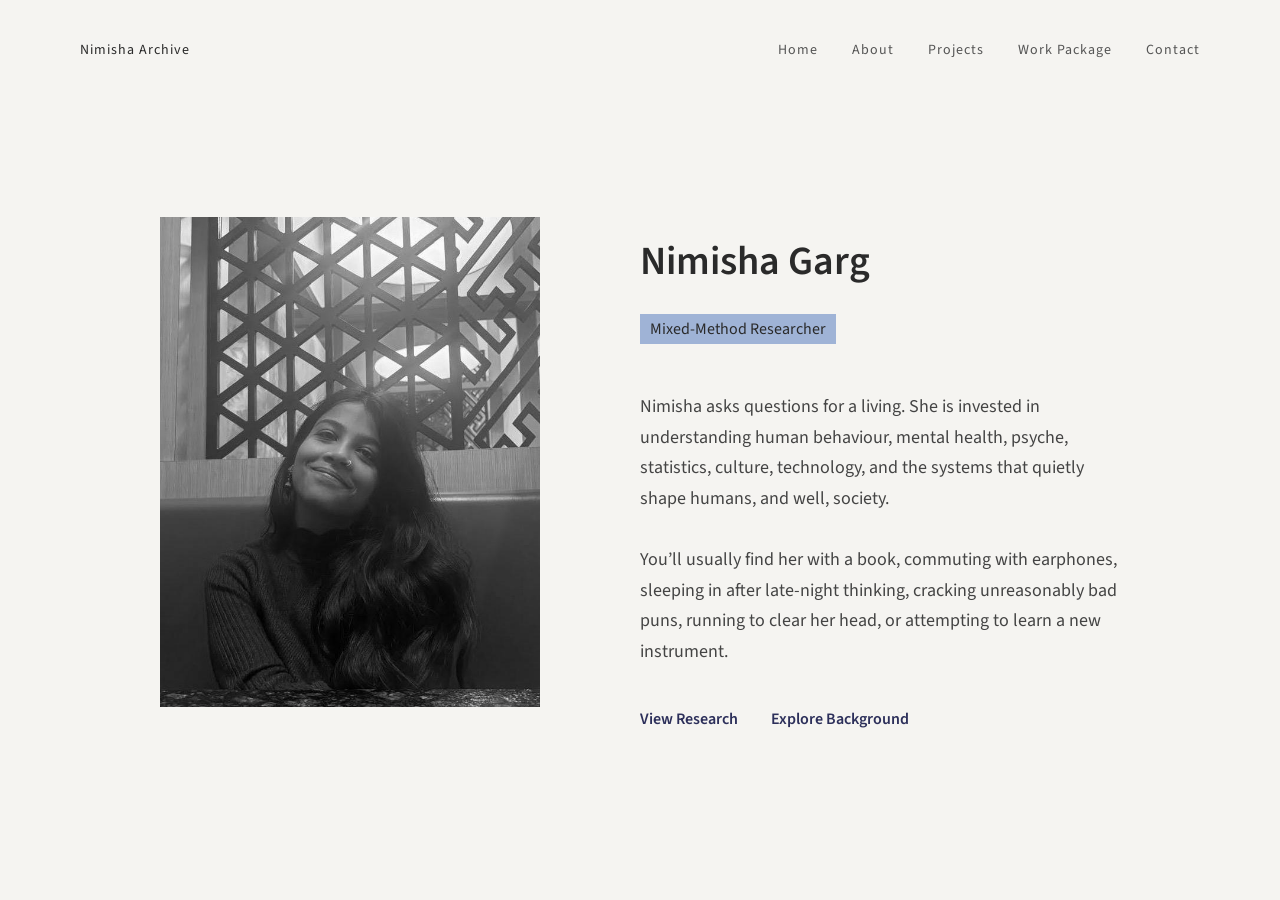
<file: index.html>
<!DOCTYPE html>
<html lang="en">
<head>
  <meta charset="UTF-8">
  <title>Nimisha Garg</title>

  <link href="https://fonts.googleapis.com/css2?family=Source+Sans+Pro:wght@300;400;600&display=swap" rel="stylesheet">
  <link rel="stylesheet" href="style.css">
</head>
<body>

<nav>
  <div class="logo">Nimisha Archive</div>
  <div class="nav-links">
    <a href="index.html">Home</a>
    <a href="about.html">About</a>
    <a href="projects.html">Projects</a>
    <a href="workpackage.html">Work Package</a>
    <a href="contact.html">Contact</a>
  </div>
</nav>
<section class="hero">

 <div class="image-container">
  <img src="photo.jpg" alt="Nimisha Garg">
</div>

  <div class="text-container">
    <h1>Nimisha Garg</h1>

    <p class="tagline">Mixed-Method Researcher</p>

      <p class="intro">
  Nimisha asks questions for a living. She is invested in understanding
  human behaviour, mental health, psyche, statistics, culture, technology,
  and the systems that quietly shape humans, and well, society.
  <br><br>
  You’ll usually find her with a book, commuting with earphones,
  sleeping in after late-night thinking, cracking unreasonably bad puns,
  running to clear her head, or attempting to learn a new instrument.
</p>

    <div class="home-links">
      <a href="projects.html">View Research</a>
      <a href="about.html">Explore Background</a>
    </div>

  </div>
</section>

<script src="home.js"></script>
</body>
</html>
</file>
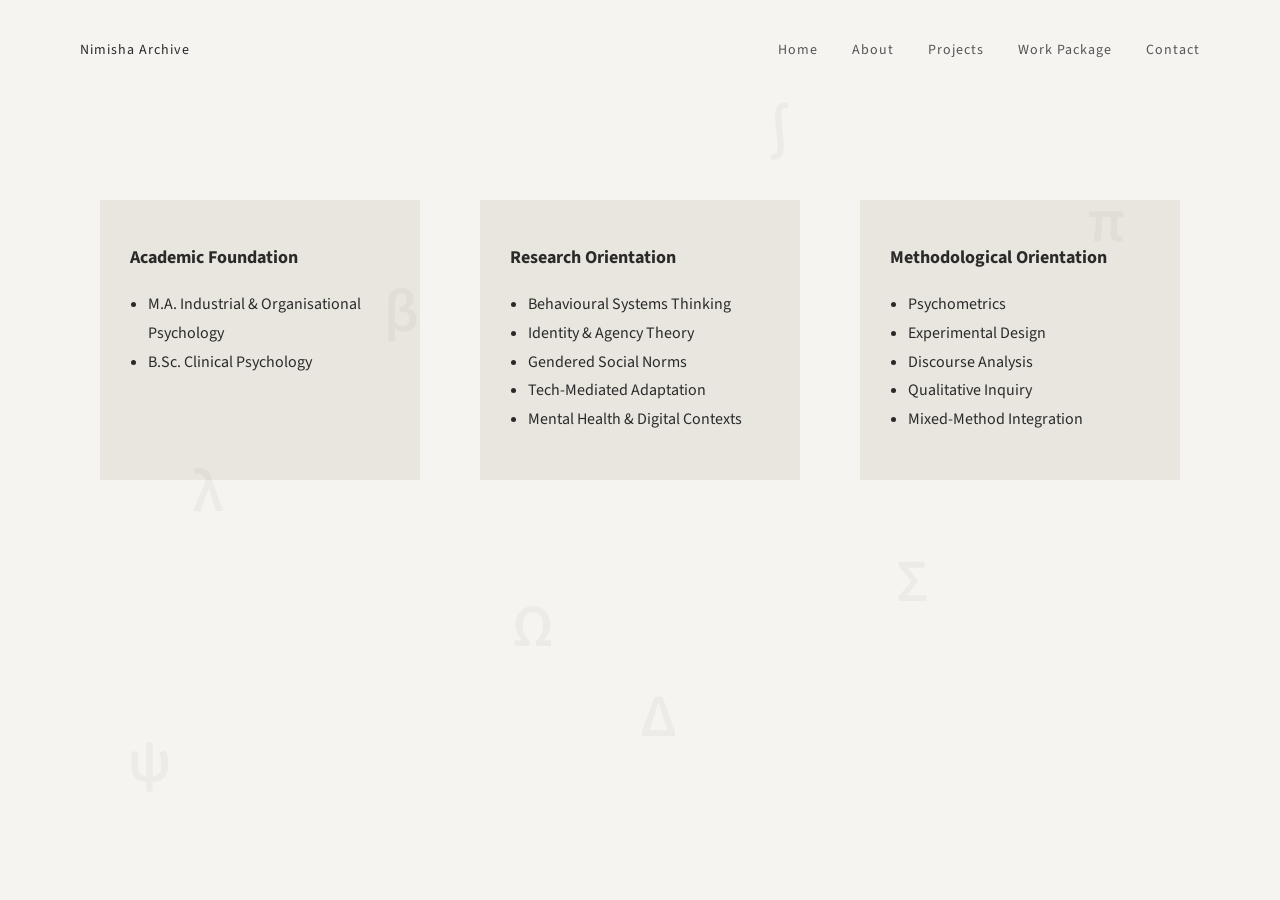
<file: about.html>
<!DOCTYPE html>
<html>
<head>
  <title>About – Nimisha Garg</title>
  <link href="https://fonts.googleapis.com/css2?family=Source+Sans+Pro:wght@300;400;600&display=swap" rel="stylesheet">
  <link rel="stylesheet" href="style.css">
</head>
<body>

<nav>
  <div class="logo">Nimisha Archive</div>
  <div class="nav-links">
    <a href="index.html">Home</a>
    <a href="about.html">About</a>
    <a href="projects.html">Projects</a>
    <a href="workpackage.html">Work Package</a>
    <a href="contact.html">Contact</a>
  </div>
</nav>

<div class="floating-letters">
  <span>ψ</span>
  <span>Σ</span>
  <span>β</span>
  <span>π</span>
  <span>Δ</span>
  <span>λ</span>
  <span>∫</span>
  <span>Ω</span>
</div>

<section class="about-grid">

  <div class="about-card">
    <h2>Academic Foundation</h2>
    <ul>
      <li>M.A. Industrial & Organisational Psychology</li>
      <li>B.Sc. Clinical Psychology</li>
    </ul>
  </div>

  <div class="about-card">
    <h2>Research Orientation</h2>
    <ul>
      <li>Behavioural Systems Thinking</li>
      <li>Identity & Agency Theory</li>
      <li>Gendered Social Norms</li>
      <li>Tech-Mediated Adaptation</li>
      <li>Mental Health & Digital Contexts</li>
    </ul>
  </div>

  <div class="about-card">
    <h2>Methodological Orientation</h2>
    <ul>
      <li>Psychometrics</li>
      <li>Experimental Design</li>
      <li>Discourse Analysis</li>
      <li>Qualitative Inquiry</li>
      <li>Mixed-Method Integration</li>
    </ul>
  </div>

</section>

</body>
</html>
</file>
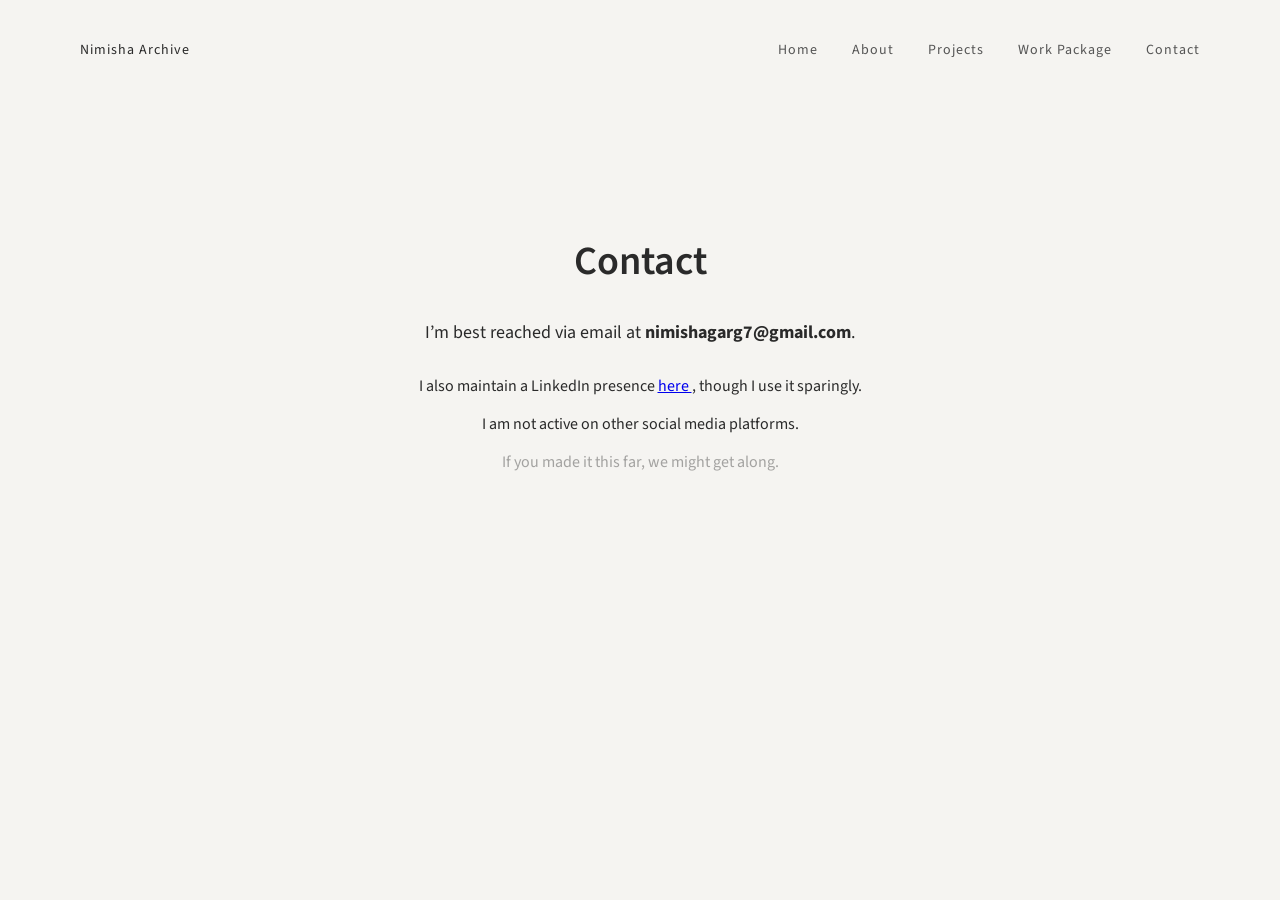
<file: contact.html>
<!DOCTYPE html>
<html lang="en">
<head>
  <meta charset="UTF-8">
  <title>Contact | Nimisha Garg</title>

  <link href="https://fonts.googleapis.com/css2?family=Source+Sans+Pro:wght@300;400;600&display=swap" rel="stylesheet">
  <link rel="stylesheet" href="style.css">
</head>
<body>

<nav>
  <div class="logo">Nimisha Archive</div>
  <div class="nav-links">
    <a href="index.html">Home</a>
    <a href="about.html">About</a>
    <a href="projects.html">Projects</a>
    <a href="workpackage.html">Work Package</a>
    <a href="contact.html">Contact</a>
  </div>
</nav>

<section class="page-section contact-section">

  <h1>Contact</h1>

  <p class="contact-line">
  I’m best reached via email at
  <strong>nimishagarg7@gmail.com</strong>.
</p>

<div class="contact-details">

  <p>
    I also maintain a LinkedIn presence
    <a href="https://www.linkedin.com/in/nimishaaa/" target="_blank">
      here
    </a>,
    though I use it sparingly.
  </p>

  <p>
    I am not active on other social media platforms.
  </p>

</div>

<p class="easter-egg">If you made it this far, we might get along.</p>
</file>
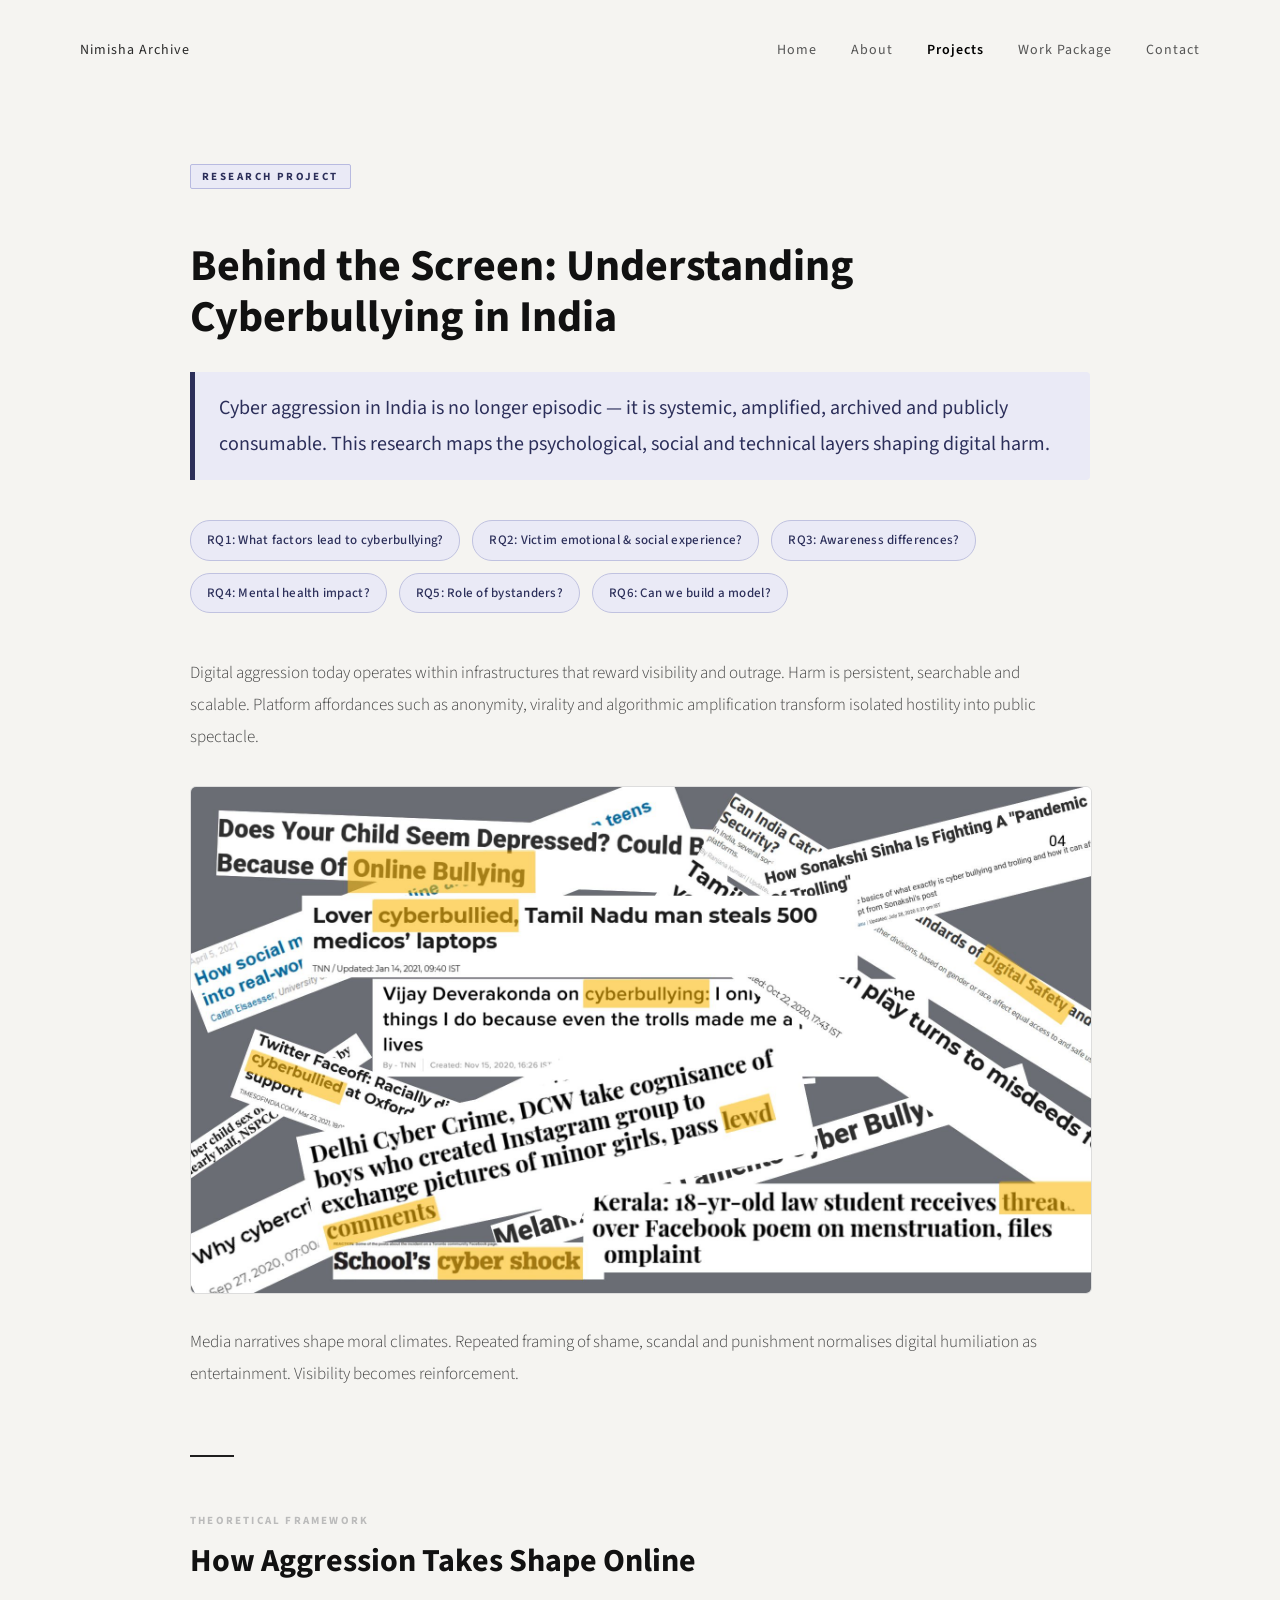
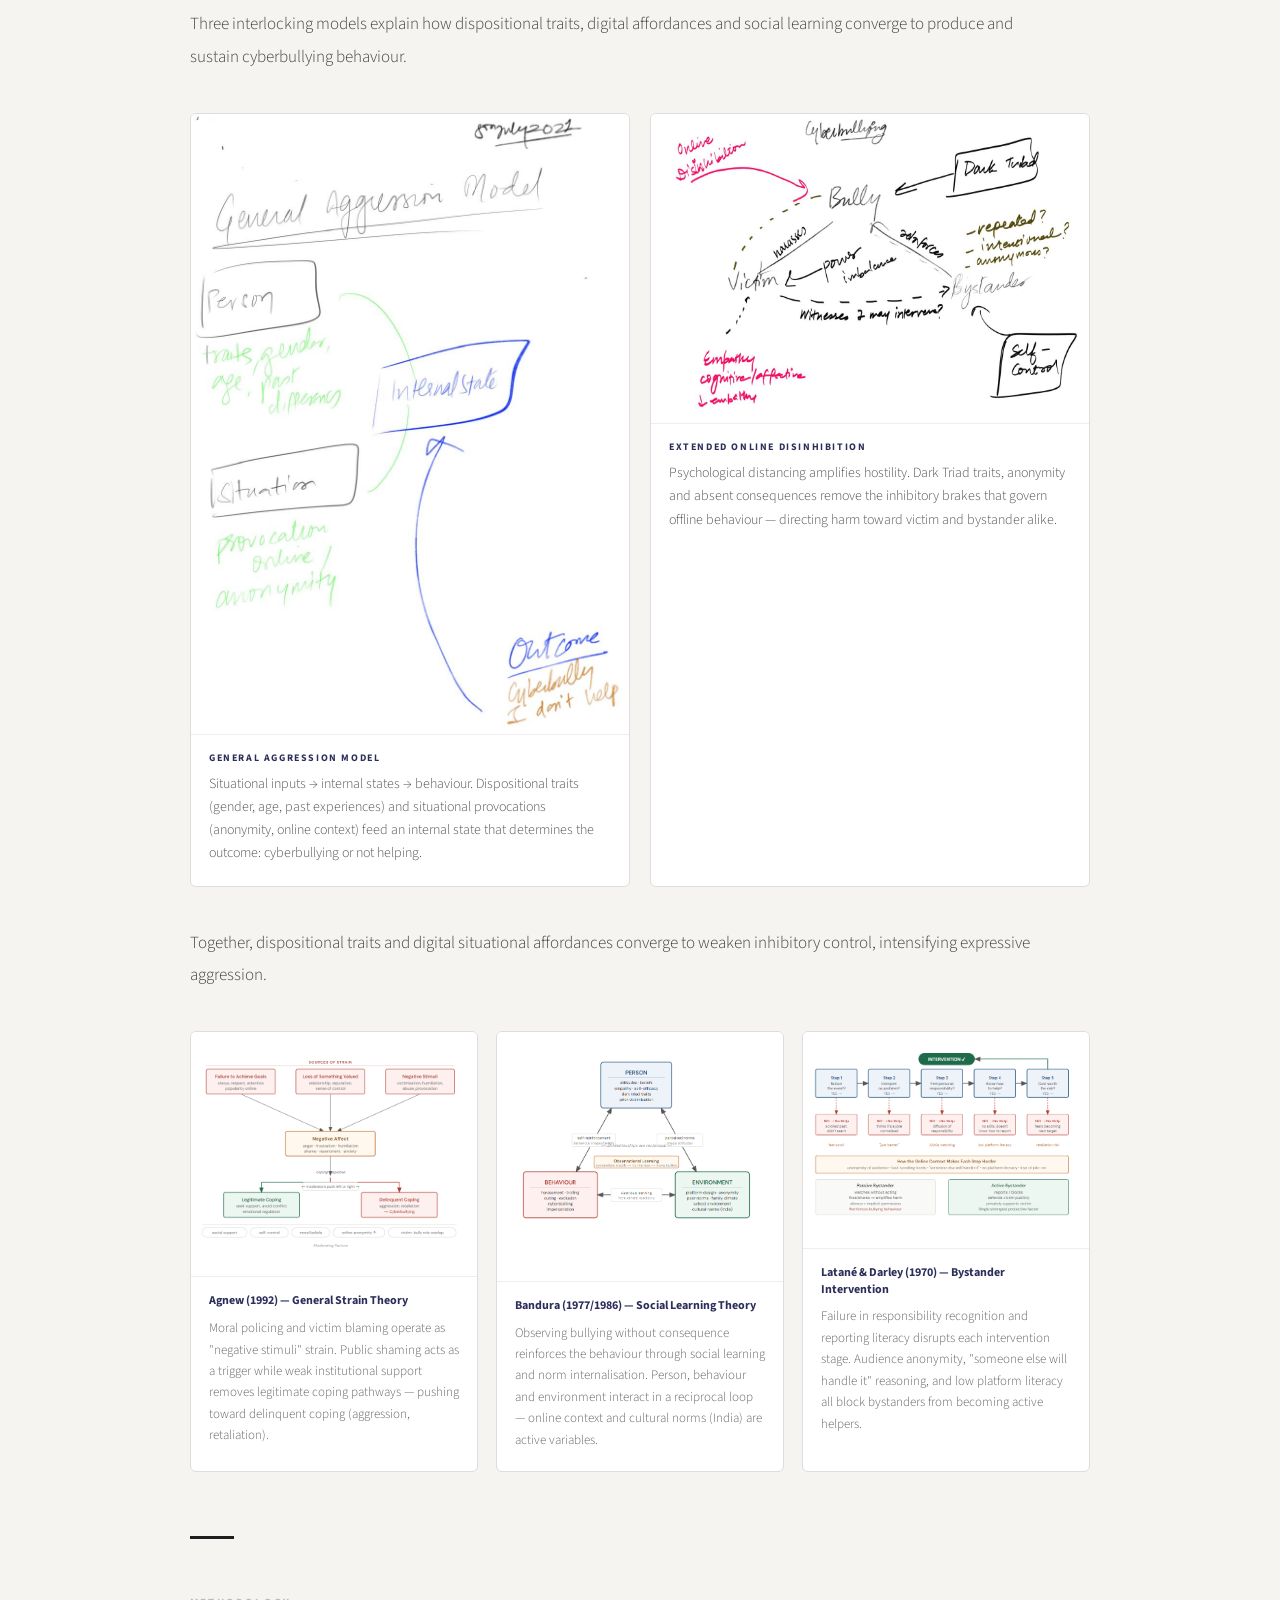
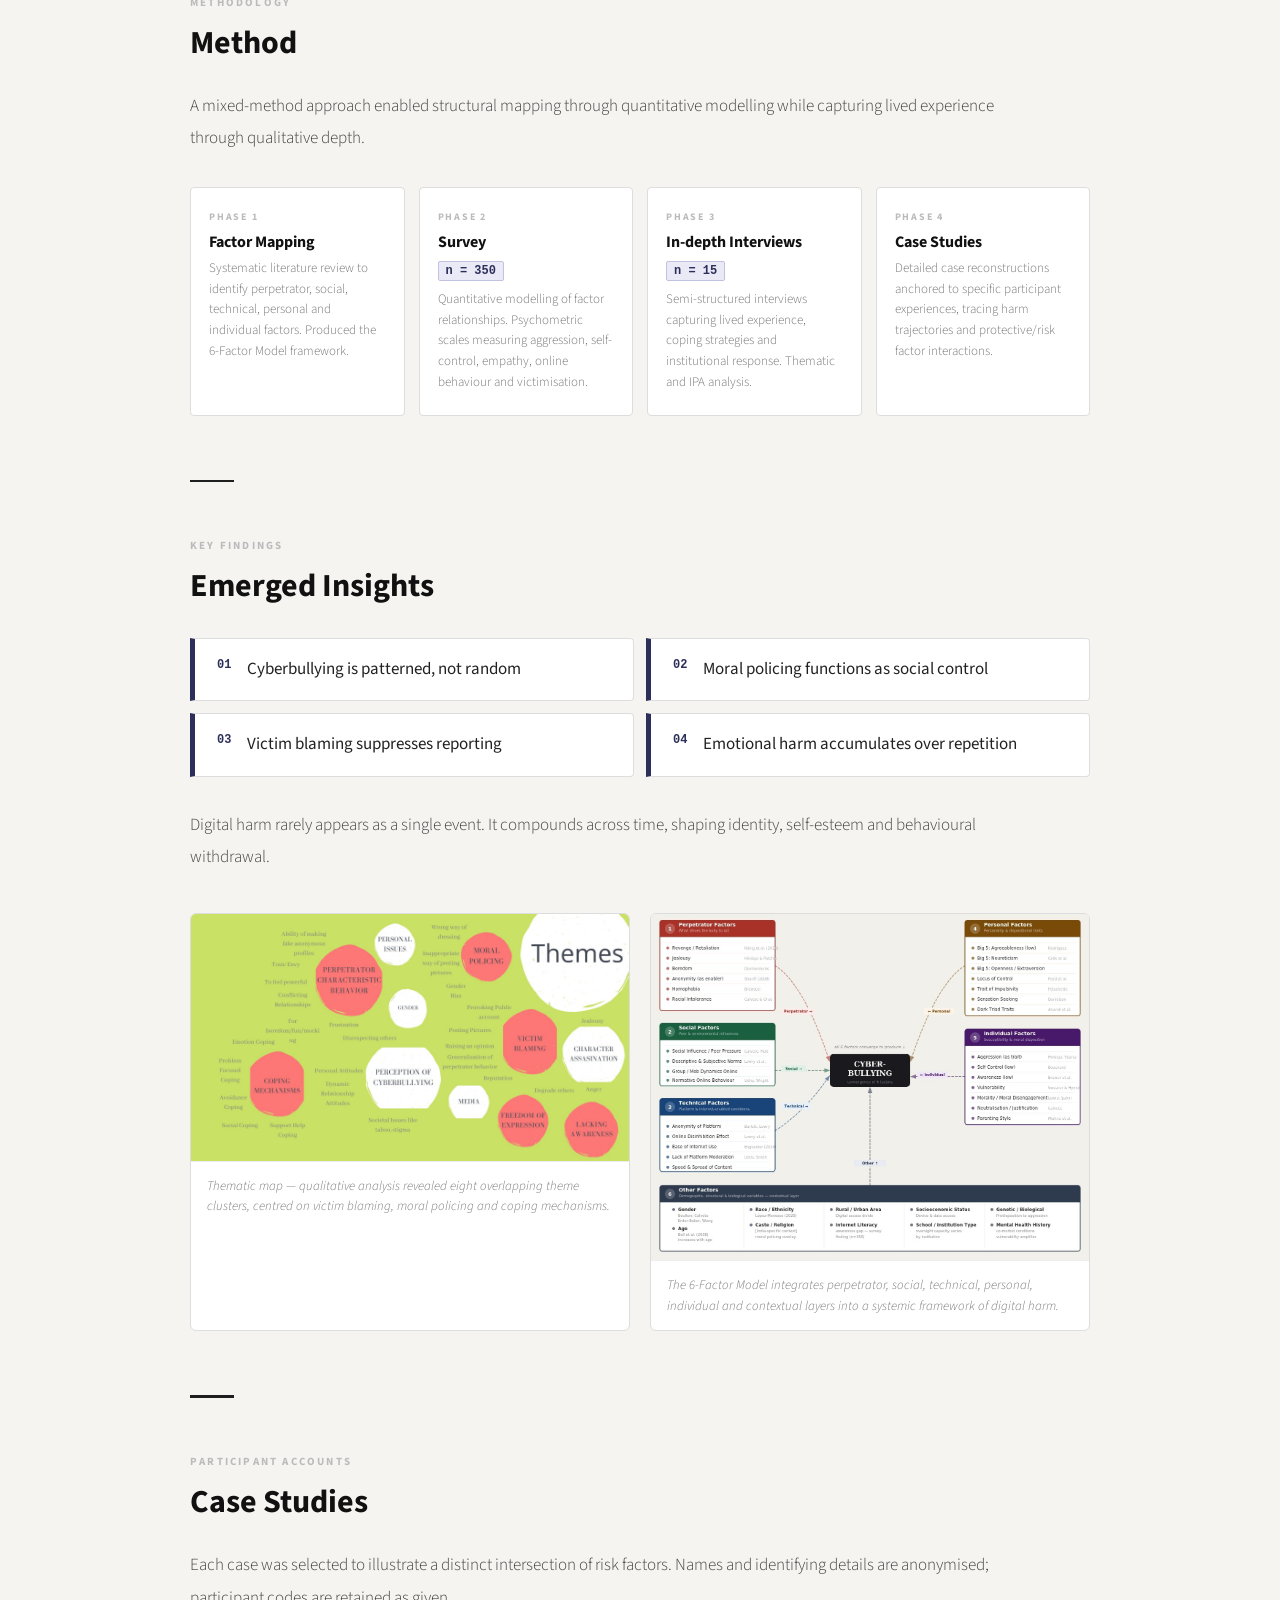
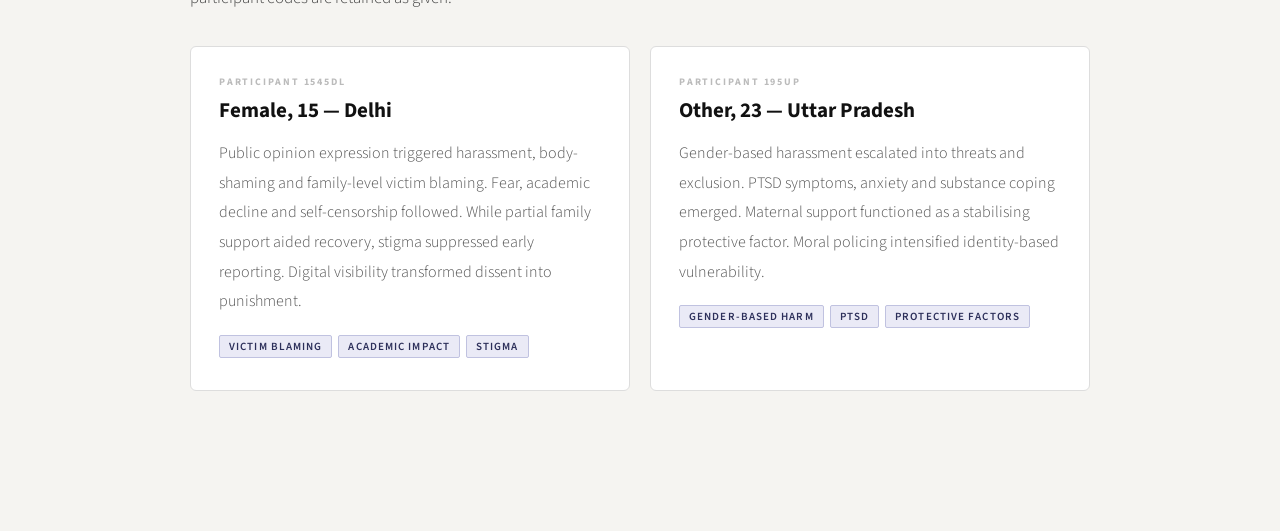
<file: cyberbullying.html>
<!DOCTYPE html>
<html lang="en">
<head>
  <meta charset="UTF-8">
  <title>Behind the Screen – Cyberbullying Study</title>
  <link href="https://fonts.googleapis.com/css2?family=Source+Sans+Pro:wght@300;400;600;700&display=swap" rel="stylesheet">
  <link rel="stylesheet" href="style.css">
  <link rel="stylesheet" href="cyber.css">
</head>

<body class="cyber-page">

<nav>
  <div class="logo">Nimisha Archive</div>
  <div class="nav-links">
    <a href="index.html">Home</a>
    <a href="about.html">About</a>
    <a href="projects.html" class="active">Projects</a>
    <a href="workpackage.html">Work Package</a>
    <a href="contact.html">Contact</a>
  </div>
</nav>

<div class="cyber-wrap">

  <!-- ══════════════════════════════════
       1. TITLE + PROBLEM STATEMENT
  ══════════════════════════════════ -->
  <div class="c-tag">Research Project</div>

  <h1 class="c-title">Behind the Screen: Understanding Cyberbullying in India</h1>

  <p class="c-lead">
    Cyber aggression in India is no longer episodic — it is systemic, amplified, archived and publicly consumable.
    This research maps the psychological, social and technical layers shaping digital harm.
  </p>


<!-- ── RESEARCH QUESTIONS ── -->
<div class="rq-bubbles">
  <span>RQ1: What factors lead to cyberbullying?</span>
  <span>RQ2: Victim emotional & social experience?</span>
  <span>RQ3: Awareness differences?</span>
  <span>RQ4: Mental health impact?</span>
  <span>RQ5: Role of bystanders?</span>
  <span>RQ6: Can we build a model?</span>
</div>


  <p class="c-body">
    Digital aggression today operates within infrastructures that reward visibility and outrage.
    Harm is persistent, searchable and scalable. Platform affordances such as anonymity, virality
    and algorithmic amplification transform isolated hostility into public spectacle.
  </p>

  <!-- ── NEWS IMAGE ── -->
  <div class="img-full-frame">
    <img src="images/news.jpg" alt="Media coverage of cyberbullying in India" />
  </div>

  <p class="c-body">
    Media narratives shape moral climates. Repeated framing of shame, scandal and punishment
    normalises digital humiliation as entertainment. Visibility becomes reinforcement.
  </p>

  <div class="c-rule"></div>


  <!-- ══════════════════════════════════
       2. THEORETICAL FRAMEWORK
  ══════════════════════════════════ -->
  <div class="c-eyebrow">Theoretical Framework</div>
  <h2 class="c-heading">How Aggression Takes Shape Online</h2>

  <p class="c-body">
    Three interlocking models explain how dispositional traits, digital affordances and social
    learning converge to produce and sustain cyberbullying behaviour.
  </p>

  <!-- GAM + PINK MODEL — sketch boxes -->
  <div class="sketch-pair">

    <div class="sketch-frame">
      <img src="images/general-aggression.jpg" alt="General Aggression Model sketch" />
      <div class="sketch-label">
        <span class="sketch-eyebrow">General Aggression Model</span>
        <p>Situational inputs → internal states → behaviour. Dispositional traits (gender, age, past experiences) and situational provocations (anonymity, online context) feed an internal state that determines the outcome: cyberbullying or not helping.</p>
      </div>
    </div>

    <div class="sketch-frame">
      <img src="images/pink-model.jpg" alt="Extended Online Disinhibition sketch" />
      <div class="sketch-label">
        <span class="sketch-eyebrow">Extended Online Disinhibition</span>
        <p>Psychological distancing amplifies hostility. Dark Triad traits, anonymity and absent consequences remove the inhibitory brakes that govern offline behaviour — directing harm toward victim and bystander alike.</p>
      </div>
    </div>

  </div>

  <p class="c-body">
    Together, dispositional traits and digital situational affordances converge to weaken
    inhibitory control, intensifying expressive aggression.
  </p>

  <!-- THREE THEORY DIAGRAMS -->
  <div class="theory-trio">

    <div class="theory-card">
      <div class="theory-img-frame">
        <img src="images/strain.jpg" alt="Strain Theory diagram" />
      </div>
      <div class="theory-info">
        <div class="theory-author">Agnew (1992) — General Strain Theory</div>
        <p class="theory-desc">Moral policing and victim blaming operate as "negative stimuli" strain. Public shaming acts as a trigger while weak institutional support removes legitimate coping pathways — pushing toward delinquent coping (aggression, retaliation).</p>
      </div>
    </div>

    <div class="theory-card">
      <div class="theory-img-frame">
        <img src="images/person-behaviour.jpg" alt="Social Learning Theory diagram" />
      </div>
      <div class="theory-info">
        <div class="theory-author">Bandura (1977/1986) — Social Learning Theory</div>
        <p class="theory-desc">Observing bullying without consequence reinforces the behaviour through social learning and norm internalisation. Person, behaviour and environment interact in a reciprocal loop — online context and cultural norms (India) are active variables.</p>
      </div>
    </div>

    <div class="theory-card">
      <div class="theory-img-frame">
        <img src="images/intervention.jpg" alt="Bystander Intervention diagram" />
      </div>
      <div class="theory-info">
        <div class="theory-author">Latané & Darley (1970) — Bystander Intervention</div>
        <p class="theory-desc">Failure in responsibility recognition and reporting literacy disrupts each intervention stage. Audience anonymity, "someone else will handle it" reasoning, and low platform literacy all block bystanders from becoming active helpers.</p>
      </div>
    </div>

  </div>

  <div class="c-rule"></div>


  <!-- ══════════════════════════════════
       3. METHOD
  ══════════════════════════════════ -->
  <div class="c-eyebrow">Methodology</div>
  <h2 class="c-heading">Method</h2>

  <p class="c-body">
    A mixed-method approach enabled structural mapping through quantitative modelling
    while capturing lived experience through qualitative depth.
  </p>

  <div class="method-phases">

    <div class="phase-card">
      <div class="phase-num">Phase 1</div>
      <div class="phase-title">Factor Mapping</div>
      <div class="phase-detail">Systematic literature review to identify perpetrator, social, technical, personal and individual factors. Produced the 6-Factor Model framework.</div>
    </div>

    <div class="phase-card">
      <div class="phase-num">Phase 2</div>
      <div class="phase-title">Survey</div>
      <div class="phase-n">n = 350</div>
      <div class="phase-detail">Quantitative modelling of factor relationships. Psychometric scales measuring aggression, self-control, empathy, online behaviour and victimisation.</div>
    </div>

    <div class="phase-card">
      <div class="phase-num">Phase 3</div>
      <div class="phase-title">In-depth Interviews</div>
      <div class="phase-n">n = 15</div>
      <div class="phase-detail">Semi-structured interviews capturing lived experience, coping strategies and institutional response. Thematic and IPA analysis.</div>
    </div>

    <div class="phase-card">
      <div class="phase-num">Phase 4</div>
      <div class="phase-title">Case Studies</div>
      <div class="phase-detail">Detailed case reconstructions anchored to specific participant experiences, tracing harm trajectories and protective/risk factor interactions.</div>
    </div>

  </div>

  <div class="c-rule"></div>


  <!-- ══════════════════════════════════
       4. EMERGED INSIGHTS
  ══════════════════════════════════ -->
  <div class="c-eyebrow">Key Findings</div>
  <h2 class="c-heading">Emerged Insights</h2>

  <div class="insights-grid">
    <div class="insight-card">
      <div class="insight-num">01</div>
      <div class="insight-text">Cyberbullying is patterned, not random</div>
    </div>
    <div class="insight-card">
      <div class="insight-num">02</div>
      <div class="insight-text">Moral policing functions as social control</div>
    </div>
    <div class="insight-card">
      <div class="insight-num">03</div>
      <div class="insight-text">Victim blaming suppresses reporting</div>
    </div>
    <div class="insight-card">
      <div class="insight-num">04</div>
      <div class="insight-text">Emotional harm accumulates over repetition</div>
    </div>
  </div>

  <p class="c-body">
    Digital harm rarely appears as a single event. It compounds across time,
    shaping identity, self-esteem and behavioural withdrawal.
  </p>

  <!-- THEMES + 6-FACTOR MODEL -->
  <div class="findings-pair">

    <div class="findings-frame">
      <img src="images/themes.jpg" alt="Thematic analysis bubble map" />
      <p class="findings-caption">Thematic map — qualitative analysis revealed eight overlapping theme clusters, centred on victim blaming, moral policing and coping mechanisms.</p>
    </div>

    <div class="findings-frame">
      <img src="images/6factor.jpg" alt="6-Factor Model diagram" />
      <p class="findings-caption">The 6-Factor Model integrates perpetrator, social, technical, personal, individual and contextual layers into a systemic framework of digital harm.</p>
    </div>

  </div>

  <div class="c-rule"></div>


  <!-- ══════════════════════════════════
       5. CASE STUDIES
  ══════════════════════════════════ -->
  <div class="c-eyebrow">Participant Accounts</div>
  <h2 class="c-heading">Case Studies</h2>

  <p class="c-body">
    Each case was selected to illustrate a distinct intersection of risk factors.
    Names and identifying details are anonymised; participant codes are retained as given.
  </p>

  <div class="case-grid">

    <div class="case-box">
      <div class="case-id">Participant 1545DL</div>
      <h3>Female, 15 — Delhi</h3>
      <p>
        Public opinion expression triggered harassment, body-shaming and family-level victim blaming.
        Fear, academic decline and self-censorship followed. While partial family support aided recovery,
        stigma suppressed early reporting. Digital visibility transformed dissent into punishment.
      </p>
      <div class="case-tags">
        <span class="case-tag">Victim blaming</span>
        <span class="case-tag">Academic impact</span>
        <span class="case-tag">Stigma</span>
      </div>
    </div>

    <div class="case-box">
      <div class="case-id">Participant 195UP</div>
      <h3>Other, 23 — Uttar Pradesh</h3>
      <p>
        Gender-based harassment escalated into threats and exclusion. PTSD symptoms, anxiety
        and substance coping emerged. Maternal support functioned as a stabilising protective factor.
        Moral policing intensified identity-based vulnerability.
      </p>
      <div class="case-tags">
        <span class="case-tag">Gender-based harm</span>
        <span class="case-tag">PTSD</span>
        <span class="case-tag">Protective factors</span>
      </div>
    </div>

  </div>

</div><!-- /cyber-wrap -->

</body>
</html>
</file>
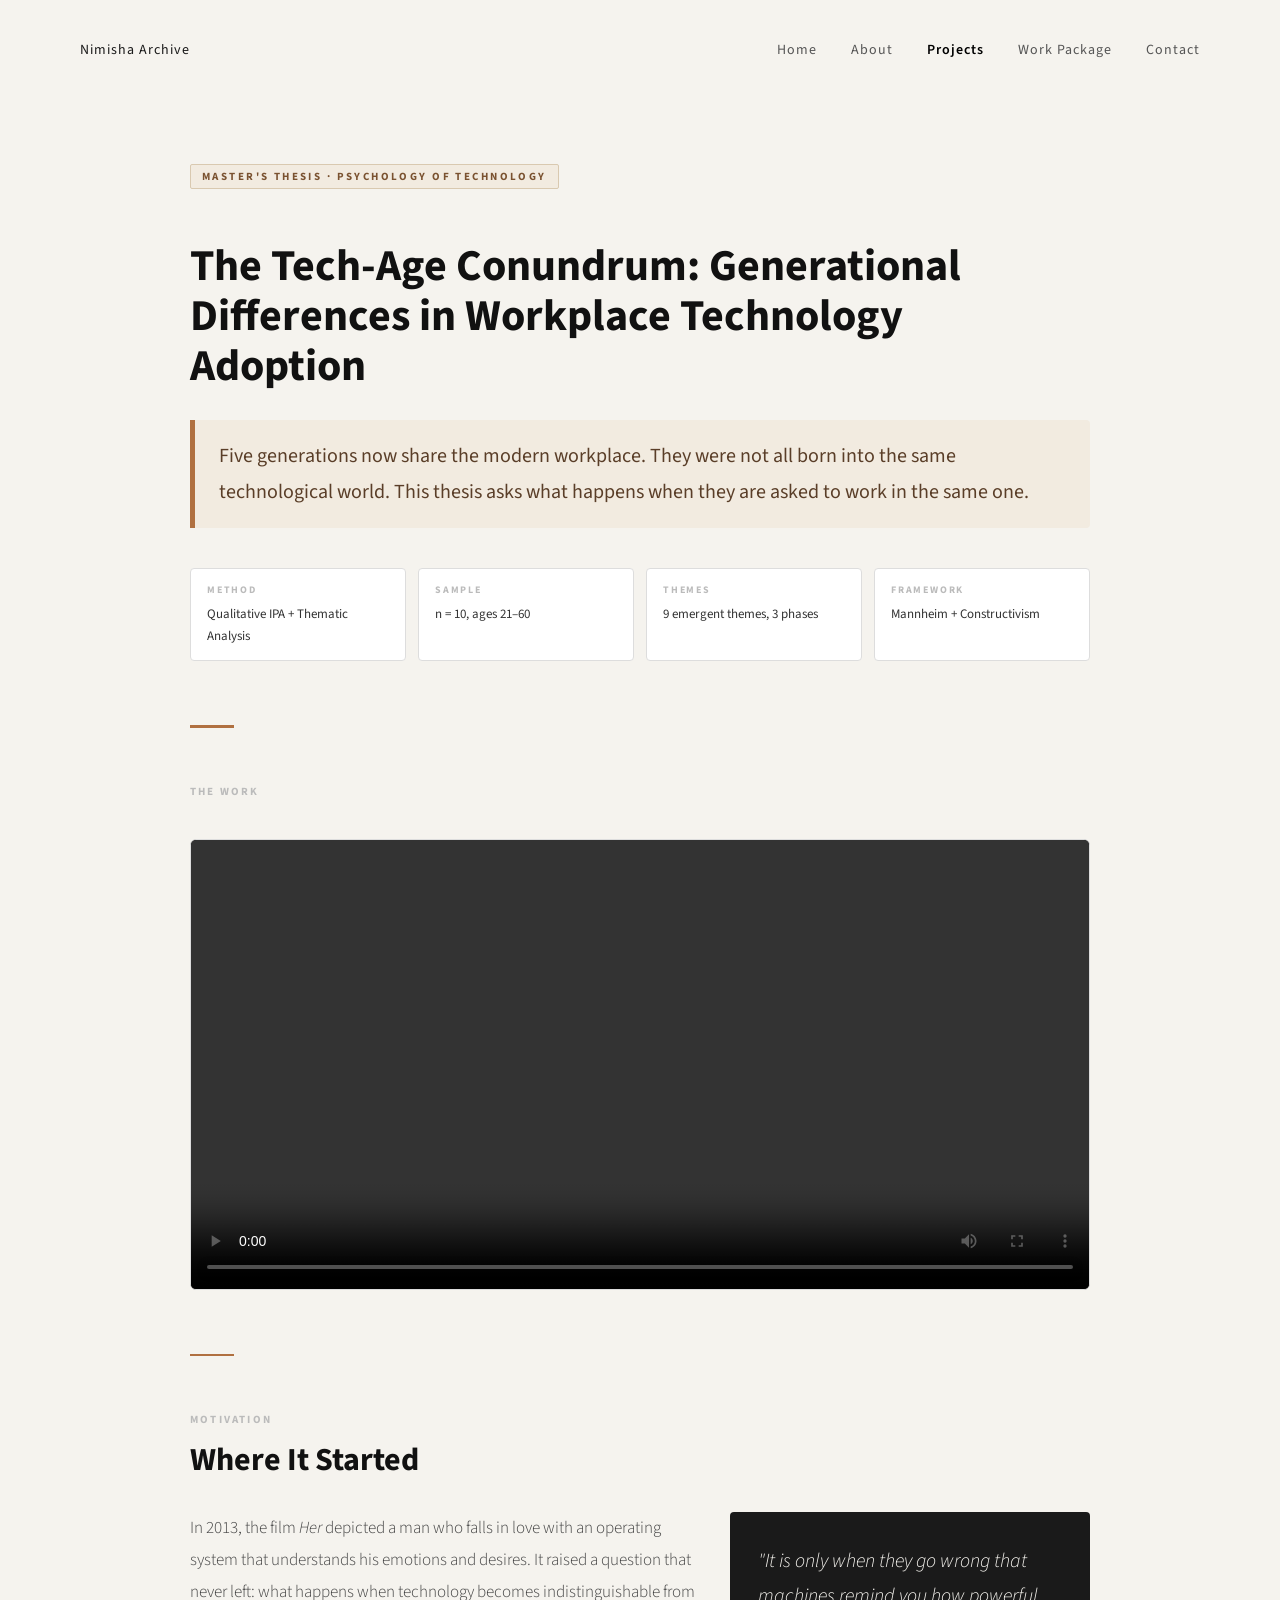
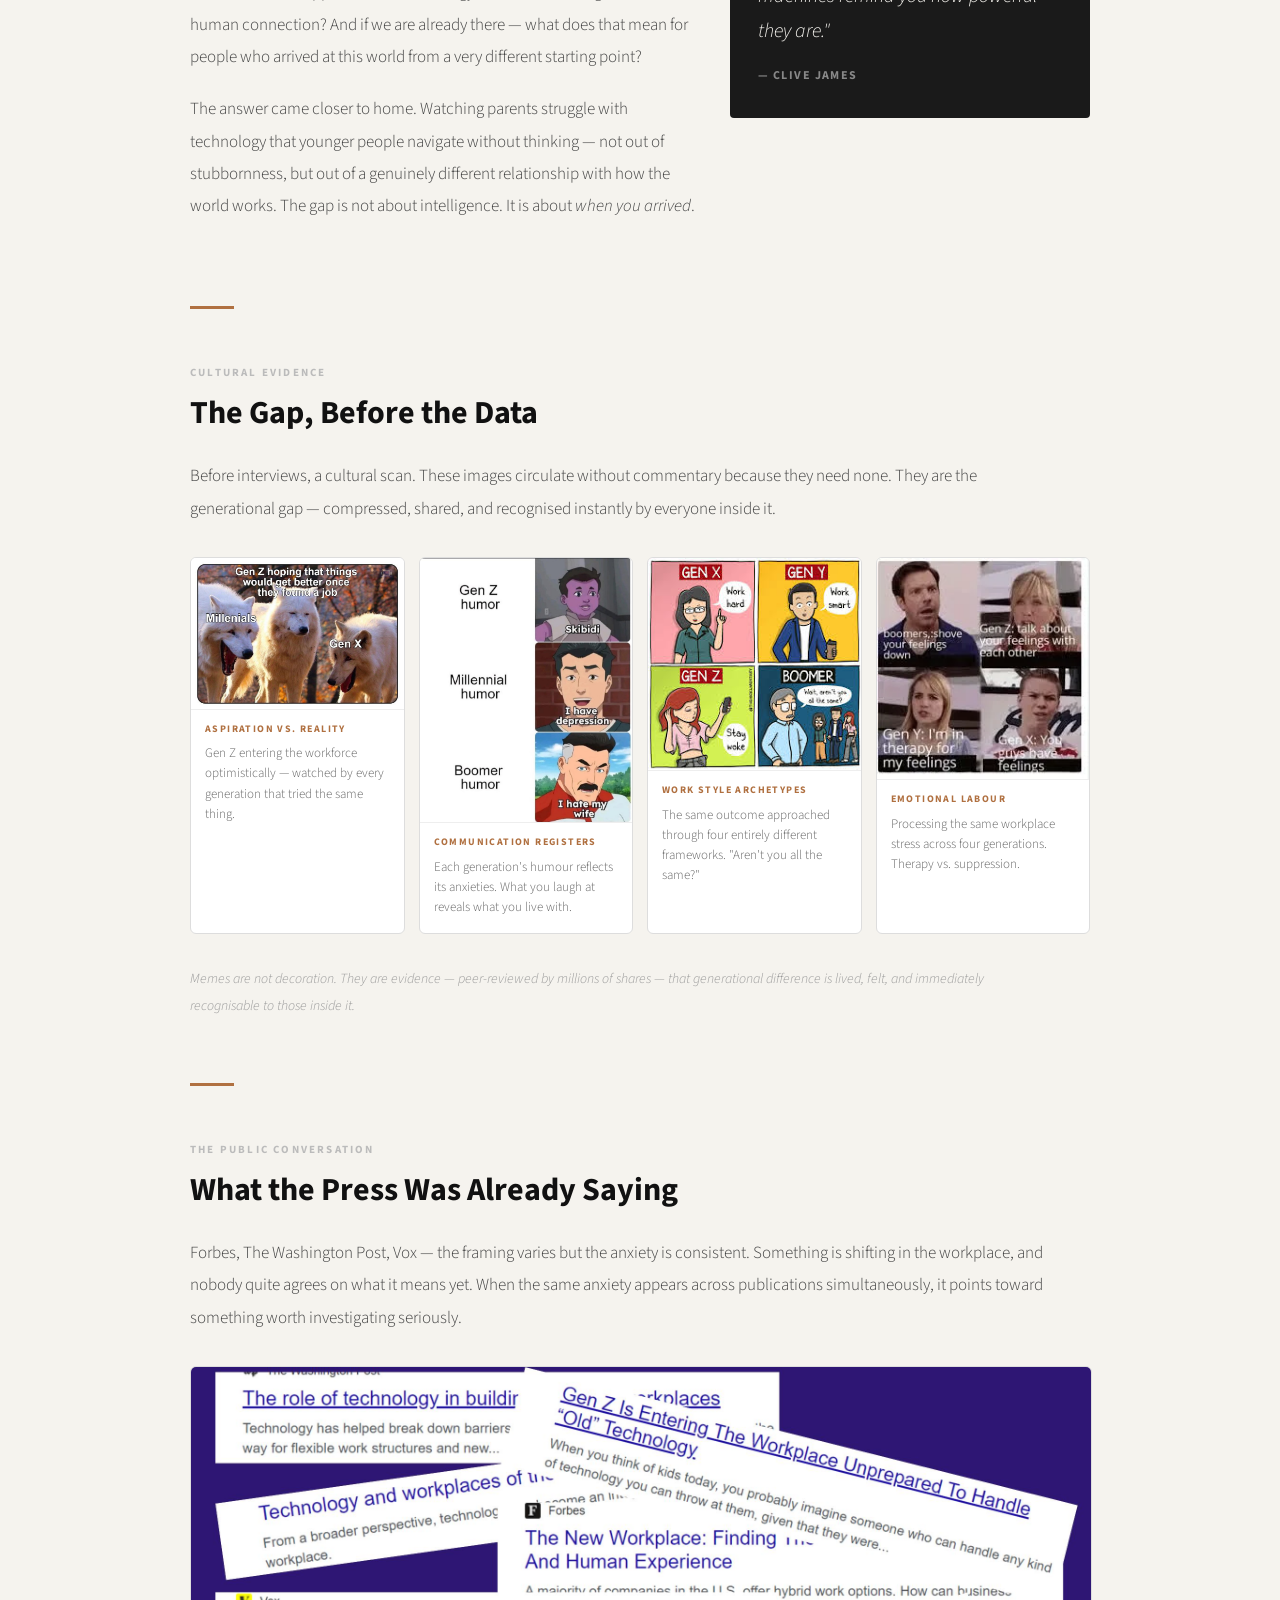
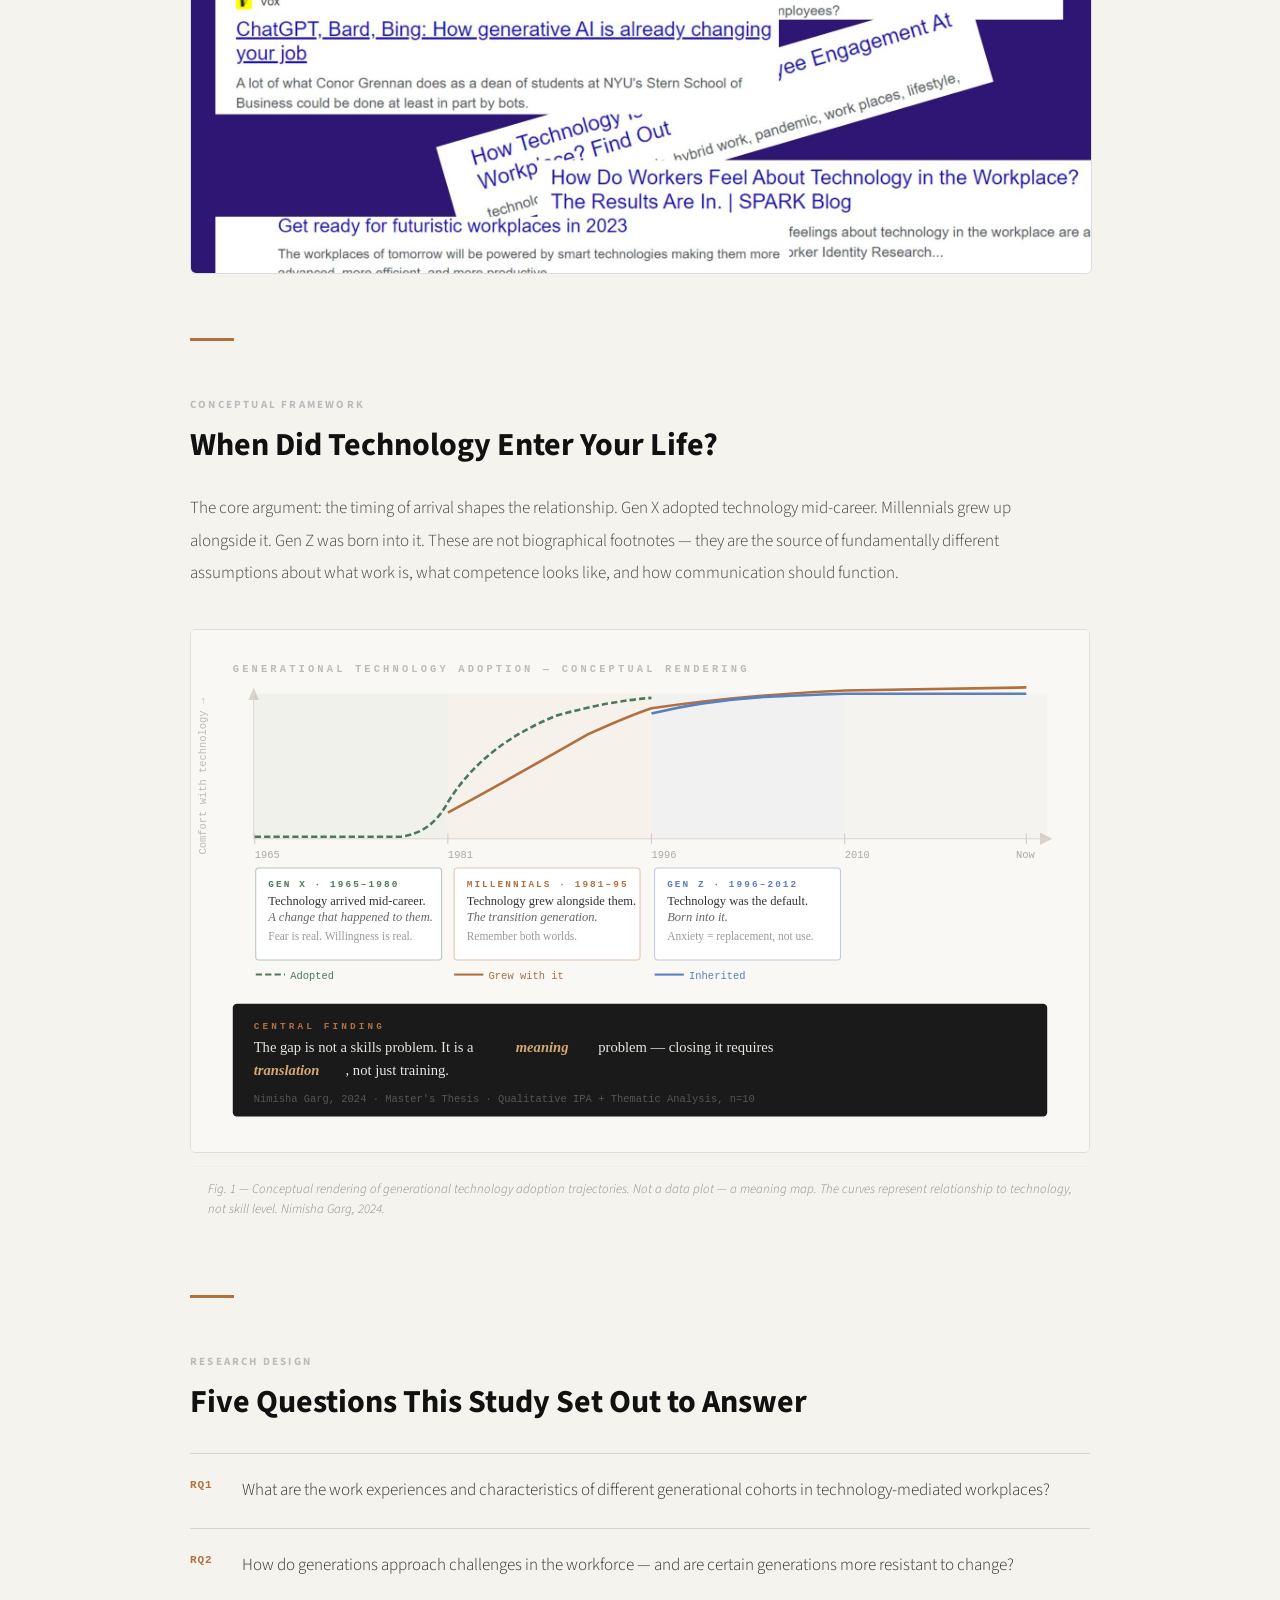
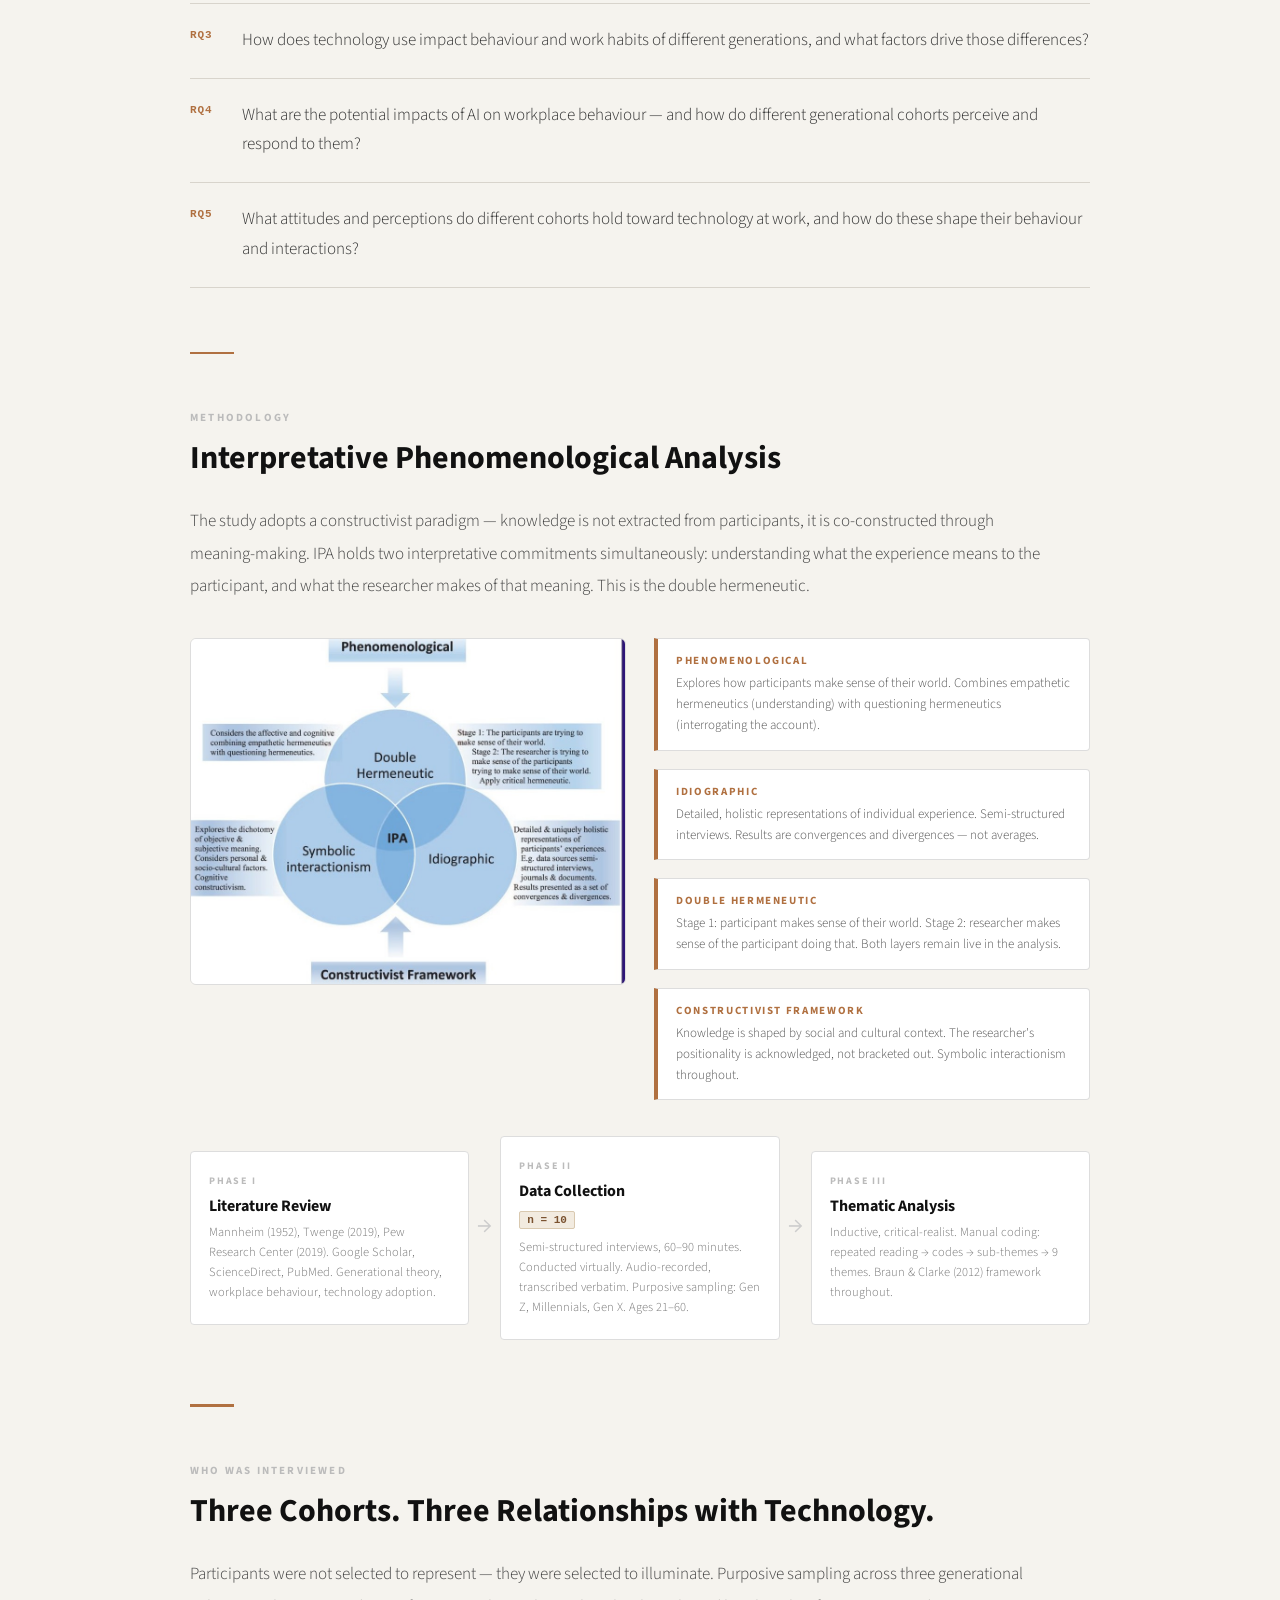
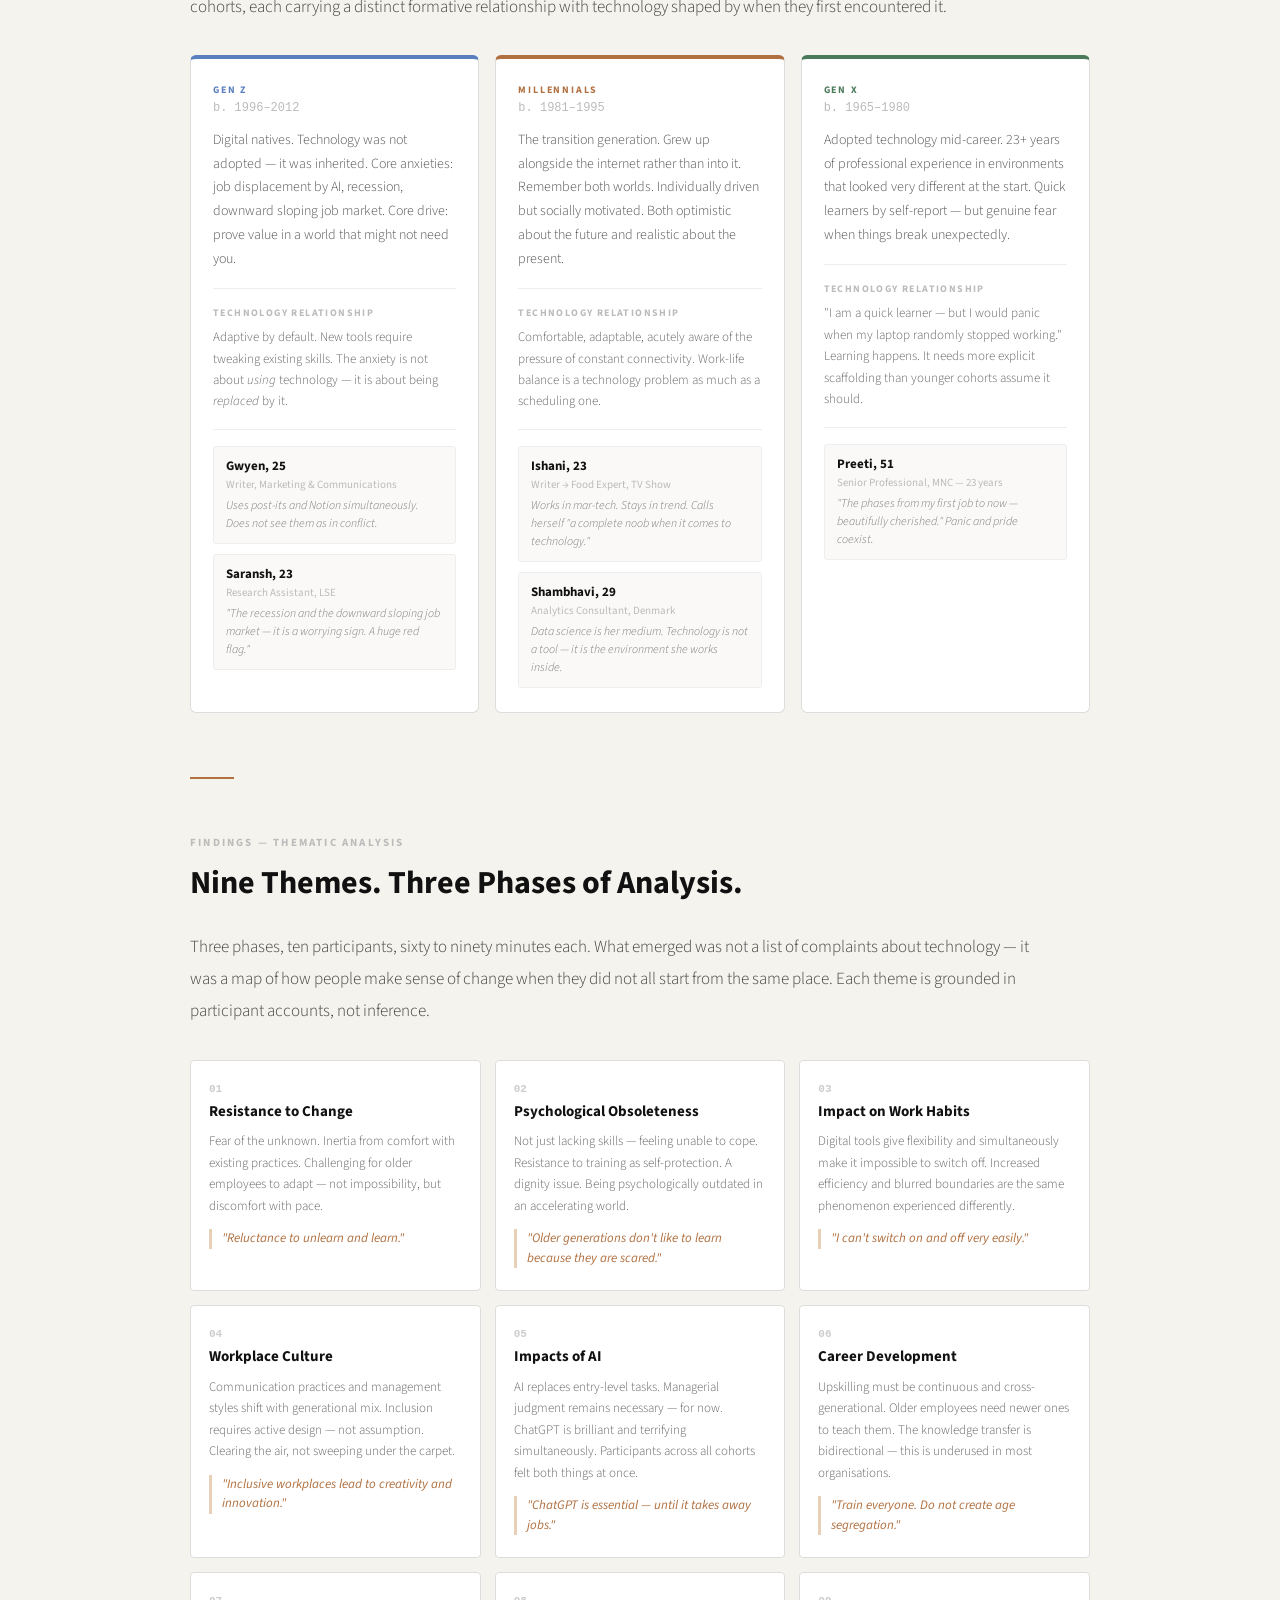
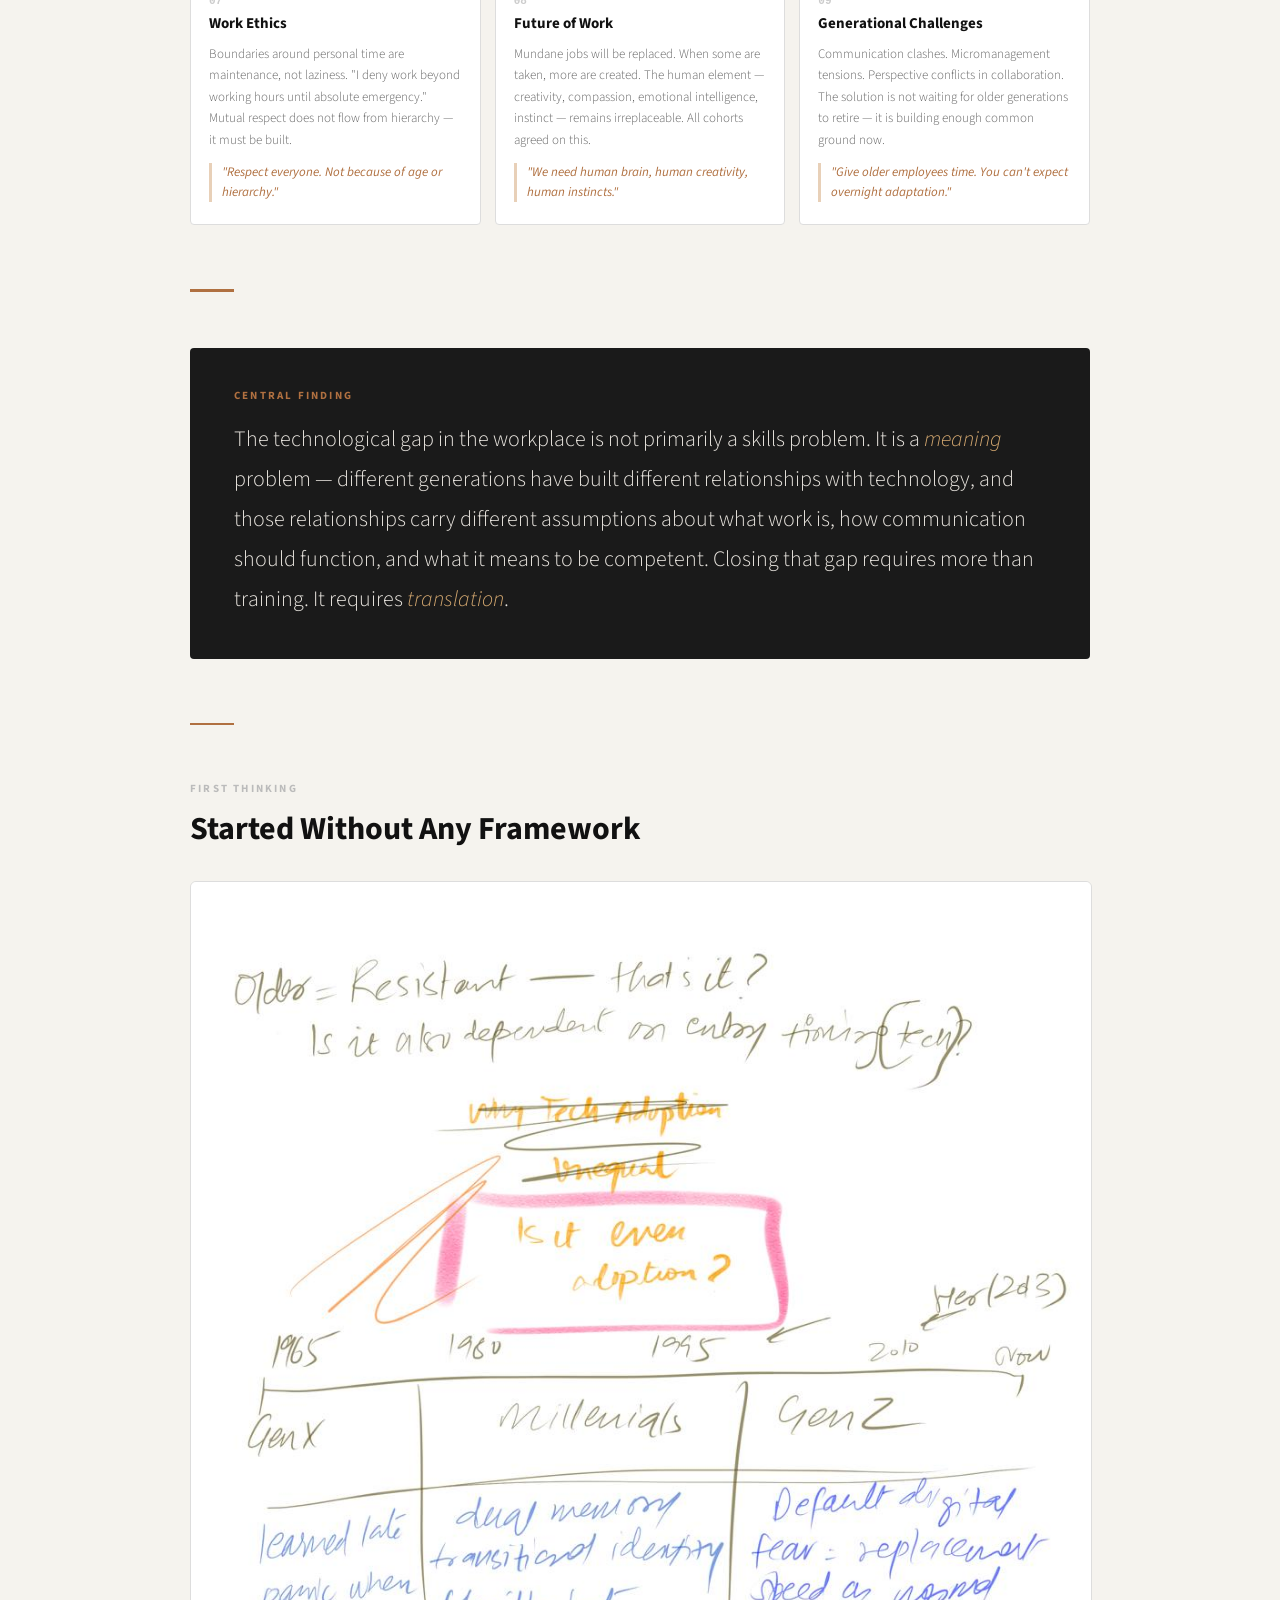
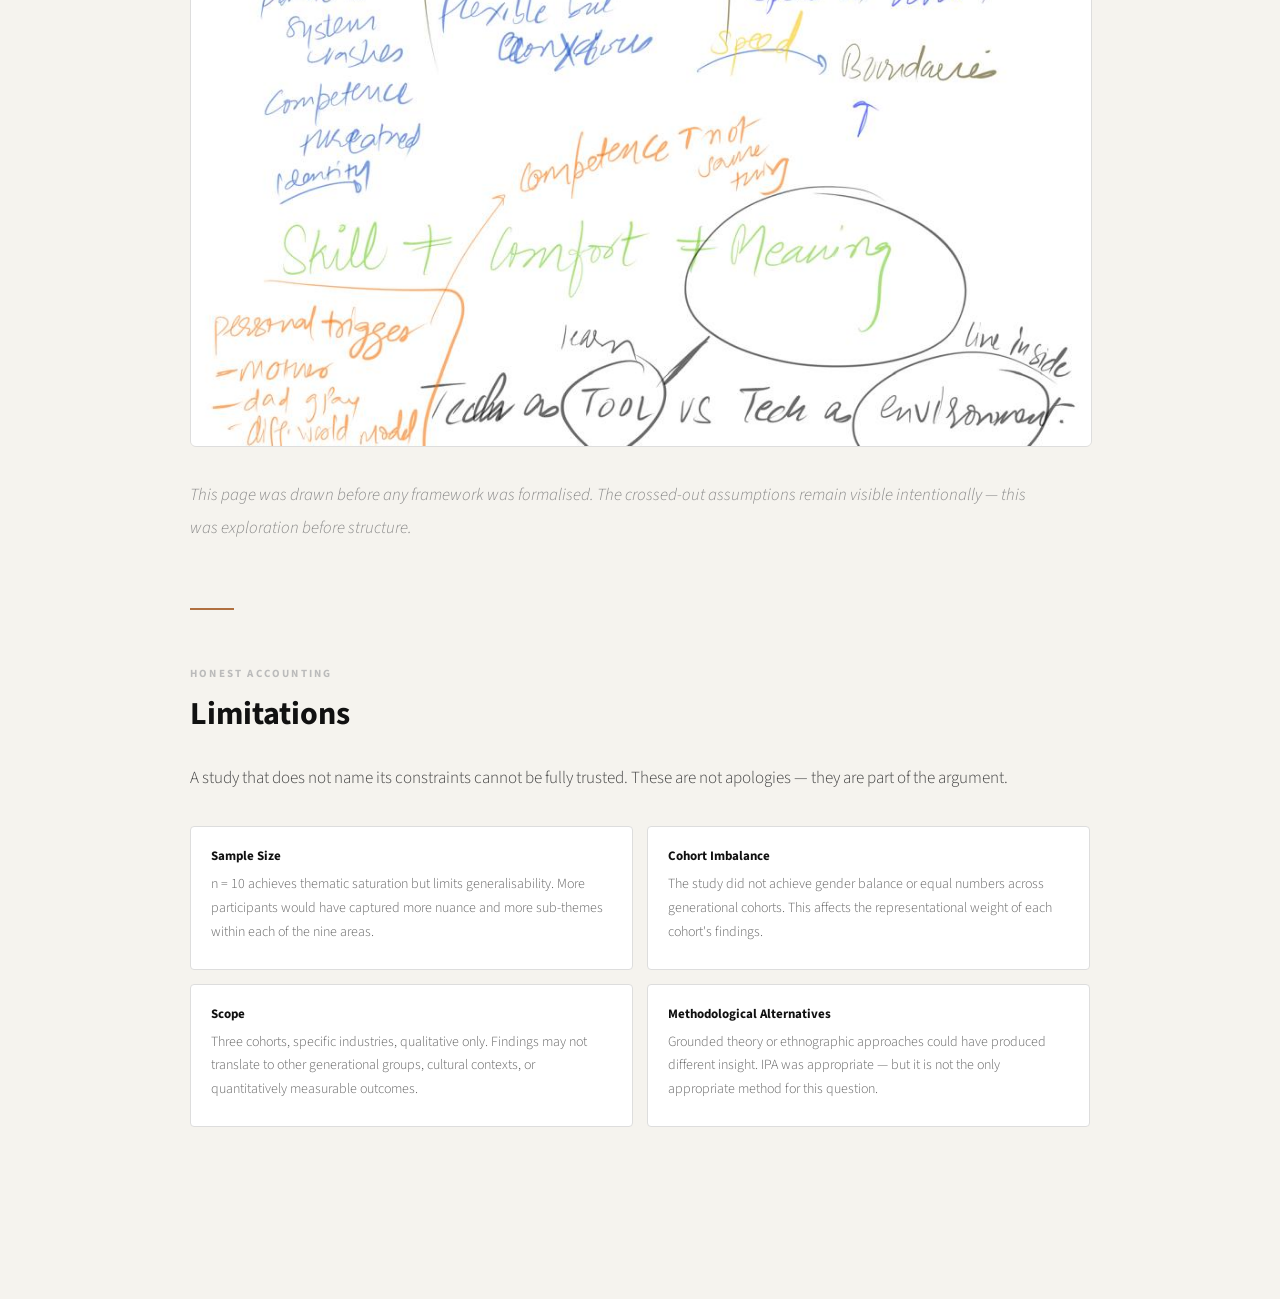
<file: tech-age.html>
<!DOCTYPE html>
<html lang="en">
<head>
  <meta charset="UTF-8">
  <title>The Tech-Age Conundrum — Nimisha Garg</title>
  <link href="https://fonts.googleapis.com/css2?family=Source+Sans+Pro:ital,wght@0,300;0,400;0,600;0,700;1,300&display=swap" rel="stylesheet">
  <link rel="stylesheet" href="style.css">
  <link rel="stylesheet" href="tech.css">
</head>
<body class="tech-page">
<nav>
  <div class="logo">Nimisha Archive</div>
  <div class="nav-links">
    <a href="index.html">Home</a>
    <a href="about.html">About</a>
    <a href="projects.html" class="active">Projects</a>
    <a href="workpackage.html">Work Package</a>
    <a href="contact.html">Contact</a>
  </div>
</nav>
<div class="tech-wrap">

  <div class="t-tag">Master's Thesis · Psychology of Technology</div>
  <h1 class="t-title">The Tech-Age Conundrum: Generational Differences in Workplace Technology Adoption</h1>
  <p class="t-lead">Five generations now share the modern workplace. They were not all born into the same technological world. This thesis asks what happens when they are asked to work in the same one.</p>
  <div class="t-meta">
    <div class="meta-item"><span class="meta-label">Method</span><span class="meta-val">Qualitative IPA + Thematic Analysis</span></div>
    <div class="meta-item"><span class="meta-label">Sample</span><span class="meta-val">n = 10, ages 21–60</span></div>
    <div class="meta-item"><span class="meta-label">Themes</span><span class="meta-val">9 emergent themes, 3 phases</span></div>
    <div class="meta-item"><span class="meta-label">Framework</span><span class="meta-val">Mannheim + Constructivism</span></div>
  </div>

  <div class="t-rule"></div>
  <div class="t-eyebrow">The Work</div>
  <div class="video-wrap">
    <video controls>
      <source src="images/TG.mp4" type="video/mp4">
      Your browser does not support video playback.
    </video>
  </div>

  <div class="t-rule"></div>
  <div class="t-eyebrow">Motivation</div>
  <h2 class="t-heading">Where It Started</h2>
  <div class="motivation-block">
    <div class="motivation-text">
      <p class="t-body">In 2013, the film <em>Her</em> depicted a man who falls in love with an operating system that understands his emotions and desires. It raised a question that never left: what happens when technology becomes indistinguishable from human connection? And if we are already there — what does that mean for people who arrived at this world from a very different starting point?</p>
      <p class="t-body">The answer came closer to home. Watching parents struggle with technology that younger people navigate without thinking — not out of stubbornness, but out of a genuinely different relationship with how the world works. The gap is not about intelligence. It is about <em>when you arrived</em>.</p>
    </div>
    <div>
      <div class="pull-quote">"It is only when they go wrong that machines remind you how powerful they are."<span class="pq-attr">— Clive James</span></div>
    </div>
  </div>

  <div class="t-rule"></div>
  <div class="t-eyebrow">Cultural Evidence</div>
  <h2 class="t-heading">The Gap, Before the Data</h2>
  <p class="t-body">Before interviews, a cultural scan. These images circulate without commentary because they need none. They are the generational gap — compressed, shared, and recognised instantly by everyone inside it.</p>
  <div class="meme-grid">
    <div class="meme-card">
      <div class="meme-img-wrap"><img src="images/meme-wolf.jpg" alt="Gen Z wolf meme"/></div>
      <div class="meme-caption"><span class="meme-tag">Aspiration vs. Reality</span>Gen Z entering the workforce optimistically — watched by every generation that tried the same thing.</div>
    </div>
    <div class="meme-card">
      <div class="meme-img-wrap"><img src="images/meme-humor.jpg" alt="Generational humor meme"/></div>
      <div class="meme-caption"><span class="meme-tag">Communication Registers</span>Each generation's humour reflects its anxieties. What you laugh at reveals what you live with.</div>
    </div>
    <div class="meme-card">
      <div class="meme-img-wrap"><img src="images/meme-work.jpg" alt="Work style cartoon"/></div>
      <div class="meme-caption"><span class="meme-tag">Work Style Archetypes</span>The same outcome approached through four entirely different frameworks. "Aren't you all the same?"</div>
    </div>
    <div class="meme-card">
      <div class="meme-img-wrap"><img src="images/feel.jpg" alt="Feelings meme"/></div>
      <div class="meme-caption"><span class="meme-tag">Emotional Labour</span>Processing the same workplace stress across four generations. Therapy vs. suppression.</div>
    </div>
  </div>
  <p class="t-body meme-note">Memes are not decoration. They are evidence — peer-reviewed by millions of shares — that generational difference is lived, felt, and immediately recognisable to those inside it.</p>

  <div class="t-rule"></div>
  <div class="t-eyebrow">The Public Conversation</div>
  <h2 class="t-heading">What the Press Was Already Saying</h2>
  <p class="t-body">Forbes, The Washington Post, Vox — the framing varies but the anxiety is consistent. Something is shifting in the workplace, and nobody quite agrees on what it means yet. When the same anxiety appears across publications simultaneously, it points toward something worth investigating seriously.</p>
  <div class="t-img-frame"><img src="images/technews.jpg" alt="News headlines about technology and workplace generations"/></div>

  <div class="t-rule"></div>
  <div class="t-eyebrow">Conceptual Framework</div>
  <h2 class="t-heading">When Did Technology Enter Your Life?</h2>
  <p class="t-body">The core argument: the timing of arrival shapes the relationship. Gen X adopted technology mid-career. Millennials grew up alongside it. Gen Z was born into it. These are not biographical footnotes — they are the source of fundamentally different assumptions about what work is, what competence looks like, and how communication should function.</p>
  <div class="diagram-section">
    <div class="diagram-frame">
      <svg viewBox="0 0 860 500" xmlns="http://www.w3.org/2000/svg" font-family="Georgia, serif">
        <rect width="860" height="500" fill="#faf8f4"/>
        <text x="40" y="40" font-size="10" font-weight="700" fill="#bbb" letter-spacing="3" font-family="'Courier New', monospace">GENERATIONAL TECHNOLOGY ADOPTION — CONCEPTUAL RENDERING</text>
        <line x1="60" y1="60" x2="60" y2="200" stroke="#d8d4cc" stroke-width="1"/>
        <polygon points="60,55 55,67 65,67" fill="#d8d4cc"/>
        <text x="14" y="140" font-size="10" fill="#bbb" font-family="'Courier New', monospace" transform="rotate(-90,14,140)" text-anchor="middle">Comfort with technology →</text>
        <line x1="60" y1="200" x2="820" y2="200" stroke="#d8d4cc" stroke-width="1"/>
        <polygon points="825,200 813,194 813,206" fill="#d8d4cc"/>
        <rect x="61" y="61" width="185" height="138" fill="#4a7a5a" fill-opacity="0.05"/>
        <rect x="246" y="61" width="195" height="138" fill="#b07040" fill-opacity="0.05"/>
        <rect x="441" y="61" width="185" height="138" fill="#5a7fbf" fill-opacity="0.05"/>
        <rect x="626" y="61" width="194" height="138" fill="#888" fill-opacity="0.04"/>
        <text x="61"  y="218" font-size="10" fill="#aaa" font-family="'Courier New', monospace">1965</text>
        <text x="246" y="218" font-size="10" fill="#aaa" font-family="'Courier New', monospace">1981</text>
        <text x="441" y="218" font-size="10" fill="#aaa" font-family="'Courier New', monospace">1996</text>
        <text x="626" y="218" font-size="10" fill="#aaa" font-family="'Courier New', monospace">2010</text>
        <text x="790" y="218" font-size="10" fill="#aaa" font-family="'Courier New', monospace">Now</text>
        <line x1="61"  y1="195" x2="61"  y2="205" stroke="#ccc" stroke-width="1"/>
        <line x1="246" y1="195" x2="246" y2="205" stroke="#ccc" stroke-width="1"/>
        <line x1="441" y1="195" x2="441" y2="205" stroke="#ccc" stroke-width="1"/>
        <line x1="626" y1="195" x2="626" y2="205" stroke="#ccc" stroke-width="1"/>
        <line x1="800" y1="195" x2="800" y2="205" stroke="#ccc" stroke-width="1"/>
        <path d="M 61 198 L 200 198 Q 230 195 246 165 Q 280 110 350 82 Q 400 68 441 65" stroke="#4a7a5a" stroke-width="2.5" fill="none" stroke-dasharray="6,3"/>
        <path d="M 246 175 Q 310 140 380 100 Q 420 82 441 75 Q 530 62 626 58 Q 720 56 800 55" stroke="#b07040" stroke-width="2.5" fill="none"/>
        <path d="M 441 80 Q 490 68 550 64 Q 620 61 626 61 Q 720 61 800 61" stroke="#5a7fbf" stroke-width="2.5" fill="none"/>
        <!-- Gen X box -->
        <rect x="62" y="228" width="178" height="88" rx="3" fill="#fff" stroke="#4a7a5a" stroke-width="1" stroke-opacity="0.4"/>
        <text x="74" y="246" font-size="9" font-weight="700" fill="#4a7a5a" letter-spacing="2" font-family="'Courier New', monospace">GEN X · 1965–1980</text>
        <text x="74" y="263" font-size="12" fill="#333">Technology arrived mid-career.</text>
        <text x="74" y="279" font-size="12" fill="#666" font-style="italic">A change that happened to them.</text>
        <text x="74" y="297" font-size="11" fill="#999">Fear is real. Willingness is real.</text>
        <line x1="62" y1="330" x2="90" y2="330" stroke="#4a7a5a" stroke-width="2" stroke-dasharray="6,3"/>
        <text x="95" y="334" font-size="10" fill="#4a7a5a" font-family="'Courier New', monospace">Adopted</text>
        <!-- Millennial box -->
        <rect x="252" y="228" width="178" height="88" rx="3" fill="#fff" stroke="#b07040" stroke-width="1" stroke-opacity="0.4"/>
        <text x="264" y="246" font-size="9" font-weight="700" fill="#b07040" letter-spacing="2" font-family="'Courier New', monospace">MILLENNIALS · 1981–95</text>
        <text x="264" y="263" font-size="12" fill="#333">Technology grew alongside them.</text>
        <text x="264" y="279" font-size="12" fill="#666" font-style="italic">The transition generation.</text>
        <text x="264" y="297" font-size="11" fill="#999">Remember both worlds.</text>
        <line x1="252" y1="330" x2="280" y2="330" stroke="#b07040" stroke-width="2"/>
        <text x="285" y="334" font-size="10" fill="#b07040" font-family="'Courier New', monospace">Grew with it</text>
        <!-- Gen Z box -->
        <rect x="444" y="228" width="178" height="88" rx="3" fill="#fff" stroke="#5a7fbf" stroke-width="1" stroke-opacity="0.4"/>
        <text x="456" y="246" font-size="9" font-weight="700" fill="#5a7fbf" letter-spacing="2" font-family="'Courier New', monospace">GEN Z · 1996–2012</text>
        <text x="456" y="263" font-size="12" fill="#333">Technology was the default.</text>
        <text x="456" y="279" font-size="12" fill="#666" font-style="italic">Born into it.</text>
        <text x="456" y="297" font-size="11" fill="#999">Anxiety = replacement, not use.</text>
        <line x1="444" y1="330" x2="472" y2="330" stroke="#5a7fbf" stroke-width="2"/>
        <text x="477" y="334" font-size="10" fill="#5a7fbf" font-family="'Courier New', monospace">Inherited</text>
        <!-- Dark finding bar -->
        <rect x="40" y="358" width="780" height="108" rx="4" fill="#1a1a1a"/>
        <text x="60" y="382" font-size="9" font-weight="700" fill="#b07040" letter-spacing="3" font-family="'Courier New', monospace">CENTRAL FINDING</text>
        <text x="60" y="404" font-size="14" font-weight="300" fill="#e8e4de">The gap is not a skills problem. It is a</text>
        <text x="311" y="404" font-size="14" font-weight="700" fill="#d4a870" font-style="italic"> meaning</text>
        <text x="390" y="404" font-size="14" font-weight="300" fill="#e8e4de"> problem — closing it requires</text>
        <text x="60" y="426" font-size="14" font-weight="700" fill="#d4a870" font-style="italic">translation</text>
        <text x="148" y="426" font-size="14" font-weight="300" fill="#e8e4de">, not just training.</text>
        <text x="60" y="452" font-size="10" fill="#555" font-family="'Courier New', monospace">Nimisha Garg, 2024 · Master's Thesis · Qualitative IPA + Thematic Analysis, n=10</text>
      </svg>
    </div>
    <p class="diagram-caption">Fig. 1 — Conceptual rendering of generational technology adoption trajectories. Not a data plot — a meaning map. The curves represent relationship to technology, not skill level. Nimisha Garg, 2024.</p>
  </div>

  <div class="t-rule"></div>
  <div class="t-eyebrow">Research Design</div>
  <h2 class="t-heading">Five Questions This Study Set Out to Answer</h2>
  <div class="rq-list">
    <div class="rq-item"><div class="rq-num">RQ1</div><div class="rq-text">What are the work experiences and characteristics of different generational cohorts in technology-mediated workplaces?</div></div>
    <div class="rq-item"><div class="rq-num">RQ2</div><div class="rq-text">How do generations approach challenges in the workforce — and are certain generations more resistant to change?</div></div>
    <div class="rq-item"><div class="rq-num">RQ3</div><div class="rq-text">How does technology use impact behaviour and work habits of different generations, and what factors drive those differences?</div></div>
    <div class="rq-item"><div class="rq-num">RQ4</div><div class="rq-text">What are the potential impacts of AI on workplace behaviour — and how do different generational cohorts perceive and respond to them?</div></div>
    <div class="rq-item"><div class="rq-num">RQ5</div><div class="rq-text">What attitudes and perceptions do different cohorts hold toward technology at work, and how do these shape their behaviour and interactions?</div></div>
  </div>

  <div class="t-rule"></div>
  <div class="t-eyebrow">Methodology</div>
  <h2 class="t-heading">Interpretative Phenomenological Analysis</h2>
  <p class="t-body">The study adopts a constructivist paradigm — knowledge is not extracted from participants, it is co-constructed through meaning-making. IPA holds two interpretative commitments simultaneously: understanding what the experience means to the participant, and what the researcher makes of that meaning. This is the double hermeneutic.</p>
  <div class="method-visual">
    <div class="method-img-frame"><img src="images/IPA.jpg" alt="IPA framework diagram"/></div>
    <div class="method-desc">
      <div class="method-point"><div class="mp-label">Phenomenological</div><div class="mp-text">Explores how participants make sense of their world. Combines empathetic hermeneutics (understanding) with questioning hermeneutics (interrogating the account).</div></div>
      <div class="method-point"><div class="mp-label">Idiographic</div><div class="mp-text">Detailed, holistic representations of individual experience. Semi-structured interviews. Results are convergences and divergences — not averages.</div></div>
      <div class="method-point"><div class="mp-label">Double Hermeneutic</div><div class="mp-text">Stage 1: participant makes sense of their world. Stage 2: researcher makes sense of the participant doing that. Both layers remain live in the analysis.</div></div>
      <div class="method-point"><div class="mp-label">Constructivist Framework</div><div class="mp-text">Knowledge is shaped by social and cultural context. The researcher's positionality is acknowledged, not bracketed out. Symbolic interactionism throughout.</div></div>
    </div>
  </div>
  <div class="phases-row">
    <div class="phase-card"><div class="phase-num">Phase I</div><div class="phase-title">Literature Review</div><div class="phase-detail">Mannheim (1952), Twenge (2019), Pew Research Center (2019). Google Scholar, ScienceDirect, PubMed. Generational theory, workplace behaviour, technology adoption.</div></div>
    <div class="phase-arrow">→</div>
    <div class="phase-card"><div class="phase-num">Phase II</div><div class="phase-title">Data Collection</div><div class="phase-n">n = 10</div><div class="phase-detail">Semi-structured interviews, 60–90 minutes. Conducted virtually. Audio-recorded, transcribed verbatim. Purposive sampling: Gen Z, Millennials, Gen X. Ages 21–60.</div></div>
    <div class="phase-arrow">→</div>
    <div class="phase-card"><div class="phase-num">Phase III</div><div class="phase-title">Thematic Analysis</div><div class="phase-detail">Inductive, critical-realist. Manual coding: repeated reading → codes → sub-themes → 9 themes. Braun &amp; Clarke (2012) framework throughout.</div></div>
  </div>

  <div class="t-rule"></div>
  <div class="t-eyebrow">Who Was Interviewed</div>
  <h2 class="t-heading">Three Cohorts. Three Relationships with Technology.</h2>
  <p class="t-body">Participants were not selected to represent — they were selected to illuminate. Purposive sampling across three generational cohorts, each carrying a distinct formative relationship with technology shaped by when they first encountered it.</p>
  <div class="cohort-grid">
    <div class="cohort-card gen-z">
      <div class="cohort-tag">Gen Z</div>
      <div class="cohort-years">b. 1996–2012</div>
      <p class="cohort-desc">Digital natives. Technology was not adopted — it was inherited. Core anxieties: job displacement by AI, recession, downward sloping job market. Core drive: prove value in a world that might not need you.</p>
      <div class="cohort-tech"><div class="ct-label">Technology relationship</div>Adaptive by default. New tools require tweaking existing skills. The anxiety is not about <em>using</em> technology — it is about being <em>replaced</em> by it.</div>
      <div class="persona-row">
        <div class="persona"><div class="p-name">Gwyen, 25</div><div class="p-role">Writer, Marketing &amp; Communications</div><div class="p-note">Uses post-its and Notion simultaneously. Does not see them as in conflict.</div></div>
        <div class="persona"><div class="p-name">Saransh, 23</div><div class="p-role">Research Assistant, LSE</div><div class="p-note">"The recession and the downward sloping job market — it is a worrying sign. A huge red flag."</div></div>
      </div>
    </div>
    <div class="cohort-card millennial">
      <div class="cohort-tag">Millennials</div>
      <div class="cohort-years">b. 1981–1995</div>
      <p class="cohort-desc">The transition generation. Grew up alongside the internet rather than into it. Remember both worlds. Individually driven but socially motivated. Both optimistic about the future and realistic about the present.</p>
      <div class="cohort-tech"><div class="ct-label">Technology relationship</div>Comfortable, adaptable, acutely aware of the pressure of constant connectivity. Work-life balance is a technology problem as much as a scheduling one.</div>
      <div class="persona-row">
        <div class="persona"><div class="p-name">Ishani, 23</div><div class="p-role">Writer → Food Expert, TV Show</div><div class="p-note">Works in mar-tech. Stays in trend. Calls herself "a complete noob when it comes to technology."</div></div>
        <div class="persona"><div class="p-name">Shambhavi, 29</div><div class="p-role">Analytics Consultant, Denmark</div><div class="p-note">Data science is her medium. Technology is not a tool — it is the environment she works inside.</div></div>
      </div>
    </div>
    <div class="cohort-card gen-x">
      <div class="cohort-tag">Gen X</div>
      <div class="cohort-years">b. 1965–1980</div>
      <p class="cohort-desc">Adopted technology mid-career. 23+ years of professional experience in environments that looked very different at the start. Quick learners by self-report — but genuine fear when things break unexpectedly.</p>
      <div class="cohort-tech"><div class="ct-label">Technology relationship</div>"I am a quick learner — but I would panic when my laptop randomly stopped working." Learning happens. It needs more explicit scaffolding than younger cohorts assume it should.</div>
      <div class="persona-row">
        <div class="persona"><div class="p-name">Preeti, 51</div><div class="p-role">Senior Professional, MNC — 23 years</div><div class="p-note">"The phases from my first job to now — beautifully cherished." Panic and pride coexist.</div></div>
      </div>
    </div>
  </div>

  <div class="t-rule"></div>
  <div class="t-eyebrow">Findings — Thematic Analysis</div>
  <h2 class="t-heading">Nine Themes. Three Phases of Analysis.</h2>
  <p class="t-body">Three phases, ten participants, sixty to ninety minutes each. What emerged was not a list of complaints about technology — it was a map of how people make sense of change when they did not all start from the same place. Each theme is grounded in participant accounts, not inference.</p>
  <div class="themes-grid">
    <div class="theme-card"><div class="theme-num">01</div><div class="theme-title">Resistance to Change</div><div class="theme-body">Fear of the unknown. Inertia from comfort with existing practices. Challenging for older employees to adapt — not impossibility, but discomfort with pace.</div><div class="theme-quote">"Reluctance to unlearn and learn."</div></div>
    <div class="theme-card"><div class="theme-num">02</div><div class="theme-title">Psychological Obsoleteness</div><div class="theme-body">Not just lacking skills — feeling unable to cope. Resistance to training as self-protection. A dignity issue. Being psychologically outdated in an accelerating world.</div><div class="theme-quote">"Older generations don't like to learn because they are scared."</div></div>
    <div class="theme-card"><div class="theme-num">03</div><div class="theme-title">Impact on Work Habits</div><div class="theme-body">Digital tools give flexibility and simultaneously make it impossible to switch off. Increased efficiency and blurred boundaries are the same phenomenon experienced differently.</div><div class="theme-quote">"I can't switch on and off very easily."</div></div>
    <div class="theme-card"><div class="theme-num">04</div><div class="theme-title">Workplace Culture</div><div class="theme-body">Communication practices and management styles shift with generational mix. Inclusion requires active design — not assumption. Clearing the air, not sweeping under the carpet.</div><div class="theme-quote">"Inclusive workplaces lead to creativity and innovation."</div></div>
    <div class="theme-card"><div class="theme-num">05</div><div class="theme-title">Impacts of AI</div><div class="theme-body">AI replaces entry-level tasks. Managerial judgment remains necessary — for now. ChatGPT is brilliant and terrifying simultaneously. Participants across all cohorts felt both things at once.</div><div class="theme-quote">"ChatGPT is essential — until it takes away jobs."</div></div>
    <div class="theme-card"><div class="theme-num">06</div><div class="theme-title">Career Development</div><div class="theme-body">Upskilling must be continuous and cross-generational. Older employees need newer ones to teach them. The knowledge transfer is bidirectional — this is underused in most organisations.</div><div class="theme-quote">"Train everyone. Do not create age segregation."</div></div>
    <div class="theme-card"><div class="theme-num">07</div><div class="theme-title">Work Ethics</div><div class="theme-body">Boundaries around personal time are maintenance, not laziness. "I deny work beyond working hours until absolute emergency." Mutual respect does not flow from hierarchy — it must be built.</div><div class="theme-quote">"Respect everyone. Not because of age or hierarchy."</div></div>
    <div class="theme-card"><div class="theme-num">08</div><div class="theme-title">Future of Work</div><div class="theme-body">Mundane jobs will be replaced. When some are taken, more are created. The human element — creativity, compassion, emotional intelligence, instinct — remains irreplaceable. All cohorts agreed on this.</div><div class="theme-quote">"We need human brain, human creativity, human instincts."</div></div>
    <div class="theme-card"><div class="theme-num">09</div><div class="theme-title">Generational Challenges</div><div class="theme-body">Communication clashes. Micromanagement tensions. Perspective conflicts in collaboration. The solution is not waiting for older generations to retire — it is building enough common ground now.</div><div class="theme-quote">"Give older employees time. You can't expect overnight adaptation."</div></div>
  </div>

  <div class="t-rule"></div>
  <div class="insight-callout">
    <div class="ic-eyebrow">Central Finding</div>
    <div class="ic-text">The technological gap in the workplace is not primarily a skills problem. It is a <em>meaning</em> problem — different generations have built different relationships with technology, and those relationships carry different assumptions about what work is, how communication should function, and what it means to be competent. Closing that gap requires more than training. It requires <em>translation</em>.</div>
  </div>

<div class="t-rule"></div>
<div class="t-eyebrow">First Thinking</div>
<h2 class="t-heading">Started Without Any Framework</h2>

<div class="t-img-frame">
  <img src="images/rawness.jpg" alt="Early raw exploratory sketch">
</div>

<p class="t-body" style="font-style: italic; color: #888;">
This page was drawn before any framework was formalised.  
The crossed-out assumptions remain visible intentionally — this was exploration before structure.
</p>

  <div class="t-rule"></div>
  <div class="t-eyebrow">Honest Accounting</div>
  <h2 class="t-heading">Limitations</h2>
  <p class="t-body">A study that does not name its constraints cannot be fully trusted. These are not apologies — they are part of the argument.</p>
  <div class="limits-grid">
    <div class="limit-card"><div class="lim-title">Sample size</div><div class="lim-body">n = 10 achieves thematic saturation but limits generalisability. More participants would have captured more nuance and more sub-themes within each of the nine areas.</div></div>
    <div class="limit-card"><div class="lim-title">Cohort imbalance</div><div class="lim-body">The study did not achieve gender balance or equal numbers across generational cohorts. This affects the representational weight of each cohort's findings.</div></div>
    <div class="limit-card"><div class="lim-title">Scope</div><div class="lim-body">Three cohorts, specific industries, qualitative only. Findings may not translate to other generational groups, cultural contexts, or quantitatively measurable outcomes.</div></div>
    <div class="limit-card"><div class="lim-title">Methodological alternatives</div><div class="lim-body">Grounded theory or ethnographic approaches could have produced different insight. IPA was appropriate — but it is not the only appropriate method for this question.</div></div>
  </div>

</div>
</body>
</html>
</file>
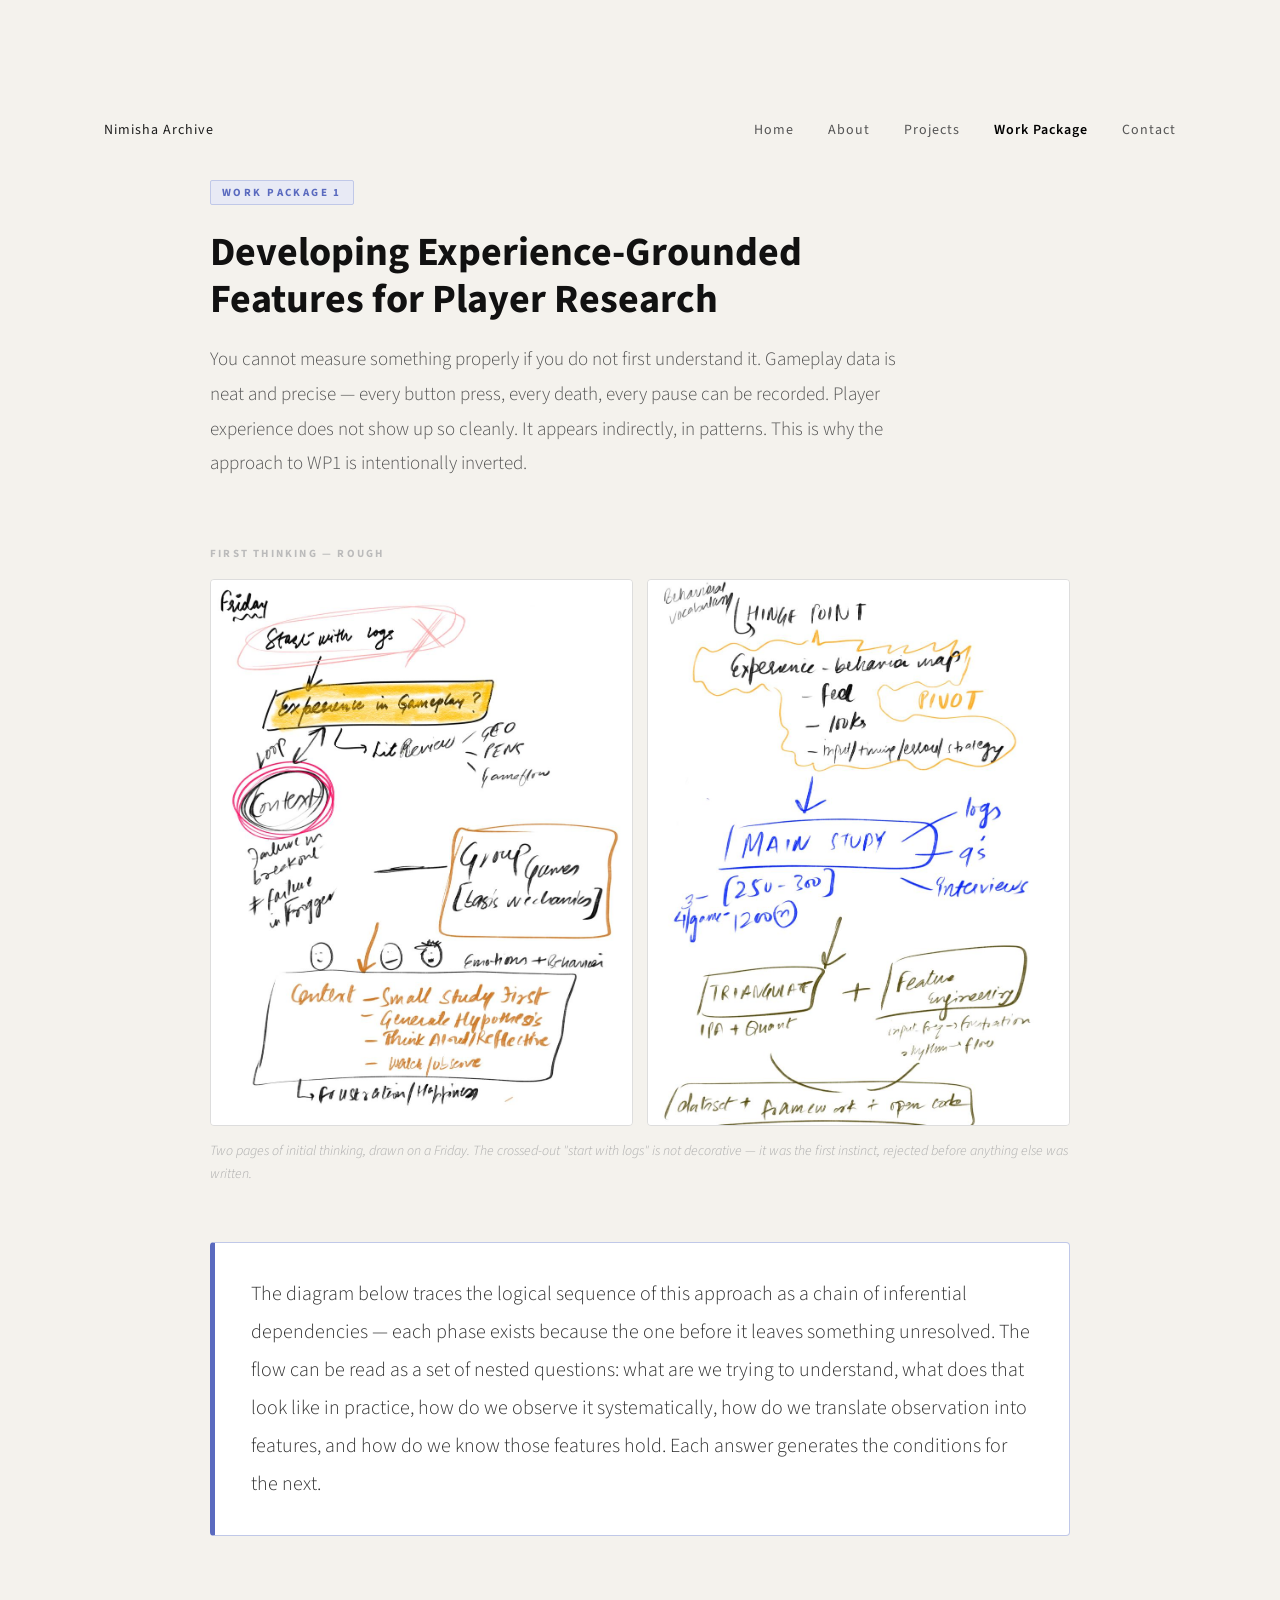
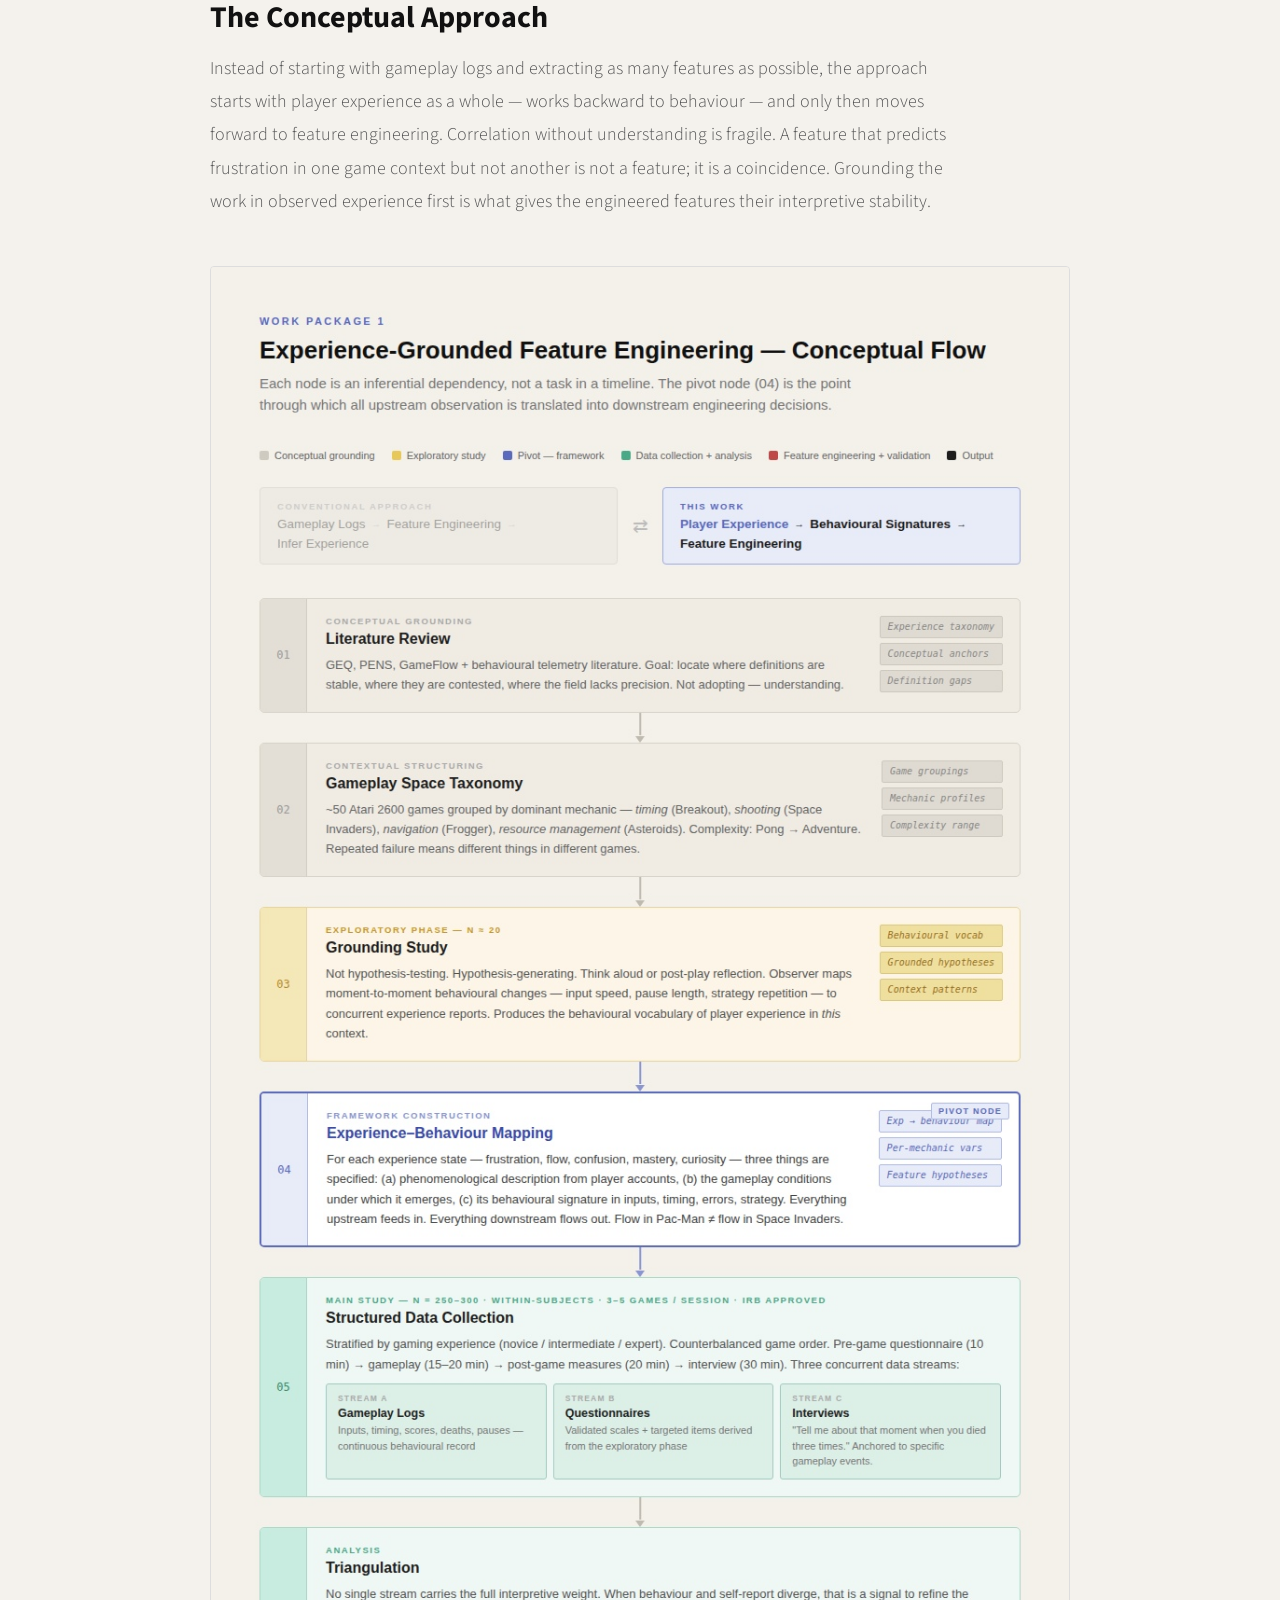
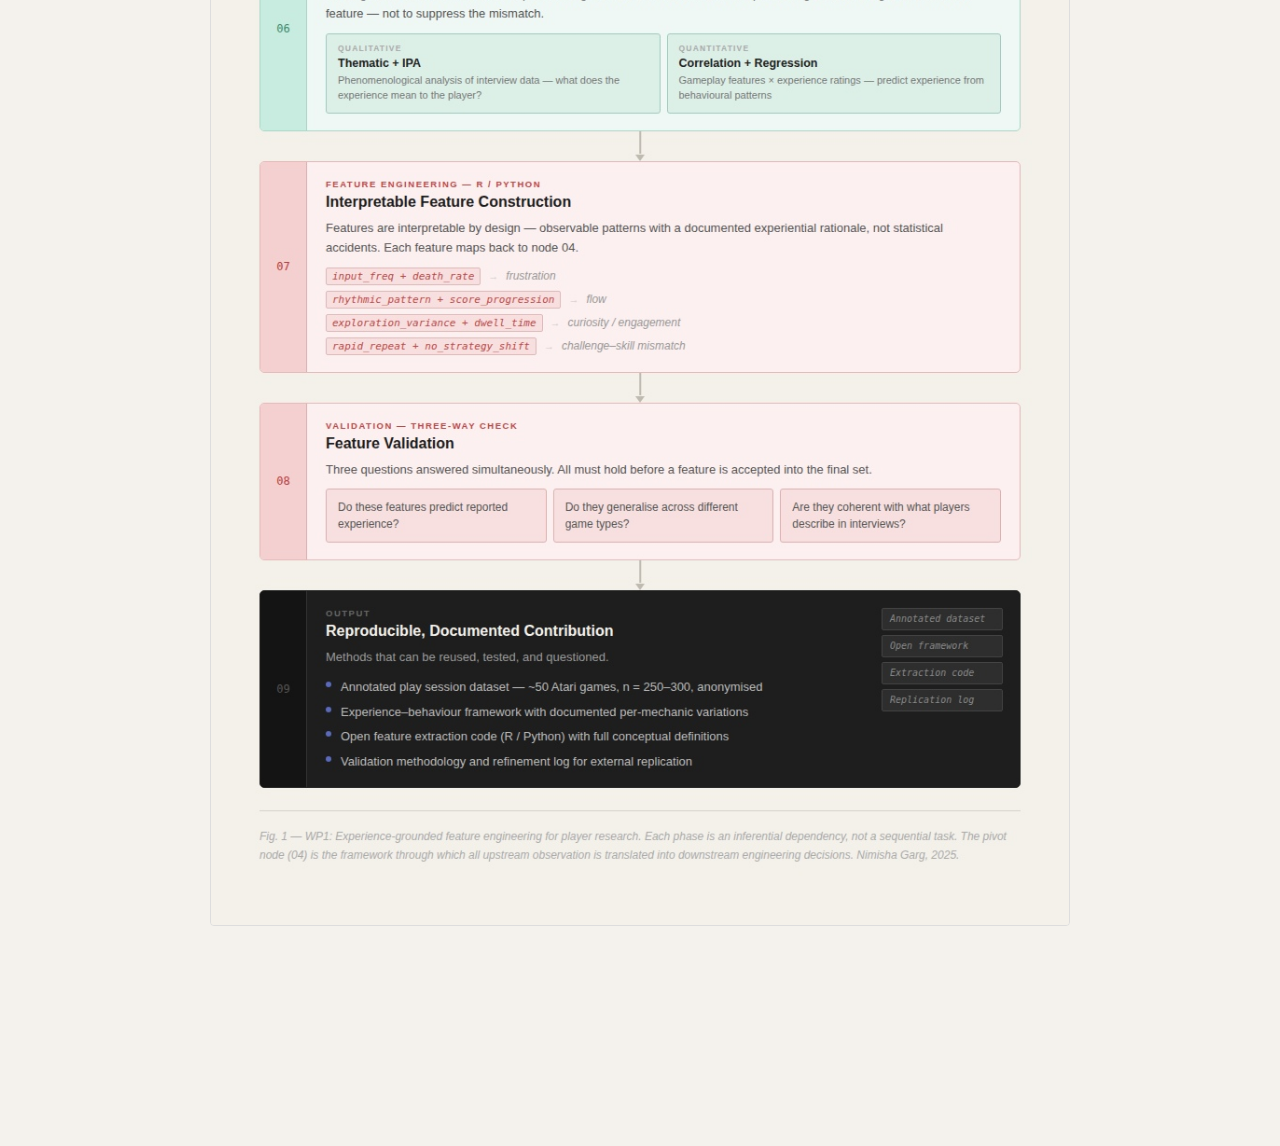
<file: workpackage.html>
<!DOCTYPE html>
<html>
<head>
  <title>Work Package</title>
  <link href="https://fonts.googleapis.com/css2?family=Source+Sans+Pro:wght@300;400;600;700&display=swap" rel="stylesheet">
  <link rel="stylesheet" href="style.css">

  <style>
    *, *::before, *::after { box-sizing: border-box; margin: 0; padding: 0; }

    body {
      font-family: 'Source Sans Pro', sans-serif;
      background: #f4f2ed;
      color: #1e1e1e;
      padding: 80px 24px 140px;
    }

    .page {
      max-width: 860px;
      margin: 0 auto;
    }

    /* ── TAG ── */
    .wp-tag {
      display: inline-block;
      font-size: 11px;
      font-weight: 700;
      letter-spacing: 0.22em;
      text-transform: uppercase;
      color: #5a6abf;
      background: #e8eaf5;
      border: 1px solid #c0c8e8;
      border-radius: 2px;
      padding: 4px 11px;
      margin-bottom: 24px;
    }

    /* ── TITLE ── */
    h1.main-title {
      font-size: clamp(26px, 4vw, 40px);
      font-weight: 700;
      line-height: 1.18;
      color: #111;
      max-width: 700px;
      margin-bottom: 20px;
    }

    /* ── SUBTITLE ── */
    p.main-subtitle {
      font-size: clamp(16px, 2.1vw, 19px);
      font-weight: 300;
      line-height: 1.82;
      color: #555;
      max-width: 720px;
      margin-bottom: 64px;
    }

    /* ── EYEBROW ── */
    .section-eyebrow {
      font-size: 11px;
      font-weight: 700;
      letter-spacing: 0.2em;
      text-transform: uppercase;
      color: #bbb;
      margin-bottom: 18px;
    }

    /* ── SKETCHES ── */
    .sketches-section { margin-bottom: 56px; }

    .sketches-grid {
      display: grid;
      grid-template-columns: 1fr 1fr;
      gap: 14px;
      margin-bottom: 14px;
    }

    .sketch-frame {
      background: #fff;
      border: 1px solid #ddd;
      border-radius: 4px;
      overflow: hidden;
    }

    .sketch-frame img {
      width: 100%;
      height: auto;
      display: block;
    }

    .sketch-caption {
      font-size: 14px;
      font-weight: 300;
      font-style: italic;
      color: #aaa;
      line-height: 1.65;
    }

    /* ── CALLOUT ── */
    .callout {
      background: #fff;
      border: 1.5px solid #c0c8e8;
      border-left: 5px solid #5a6abf;
      border-radius: 4px;
      padding: 32px 36px;
      margin-bottom: 64px;
    }

    .callout p {
      font-size: clamp(17px, 2.2vw, 20px);
      font-weight: 300;
      line-height: 1.9;
      color: #333;
    }

    /* ── APPROACH TEXT ── */
    .approach-section { margin-bottom: 48px; }

    h2.approach-heading {
      font-size: clamp(22px, 3vw, 30px);
      font-weight: 700;
      color: #111;
      margin-bottom: 16px;
      line-height: 1.2;
    }

    p.approach-body {
      font-size: clamp(16px, 2vw, 18px);
      font-weight: 300;
      line-height: 1.85;
      color: #555;
      max-width: 740px;
    }

    /* ── DIAGRAM ── */
    .diagram-section { margin-bottom: 80px; }

    .diagram-wrap {
      border: 1px solid #ddd;
      border-radius: 4px;
      overflow: hidden;
      background: #f4f1eb;
    }

    .diagram-wrap img {
      width: 100%;
      height: auto;
      display: block;
    }

    /* ── RESPONSIVE ── */
    @media (max-width: 600px) {
      .sketches-grid { grid-template-columns: 1fr; }
      .callout { padding: 24px 22px; }
    }
  </style>

</head>
<body>

<nav>
  <div class="logo">Nimisha Archive</div>
  <div class="nav-links">
    <a href="index.html">Home</a>
    <a href="about.html">About</a>
    <a href="projects.html">Projects</a>
    <a href="workpackage.html" class="active">Work Package</a>
    <a href="contact.html">Contact</a>
  </div>
</nav>

<div class="page">

  <!-- TAG + TITLE + SUBTITLE -->
  <div class="wp-tag">Work Package 1</div>

  <h1 class="main-title">
    Developing Experience-Grounded Features for Player Research
  </h1>

  <p class="main-subtitle">
    You cannot measure something properly if you do not first understand it.
    Gameplay data is neat and precise — every button press, every death, every pause can be recorded.
    Player experience does not show up so cleanly. It appears indirectly, in patterns.
    This is why the approach to WP1 is intentionally inverted.
  </p>

  <!-- SKETCHES -->
  <div class="sketches-section">
    <div class="section-eyebrow">First thinking — rough</div>

    <div class="sketches-grid">
      <div class="sketch-frame">
        <img src="images/sketch-page1.jpg" alt="First thinking sketch — page 1" />
      </div>
      <div class="sketch-frame">
        <img src="images/sketch-page2.jpg" alt="First thinking sketch — page 2" />
      </div>
    </div>

    <p class="sketch-caption">
      Two pages of initial thinking, drawn on a Friday. The crossed-out "start with logs" is not
      decorative — it was the first instinct, rejected before anything else was written.
    </p>
  </div>

  <!-- CALLOUT -->
  <div class="callout">
    <p>
      The diagram below traces the logical sequence of this approach as a chain of inferential
      dependencies — each phase exists because the one before it leaves something unresolved.
      The flow can be read as a set of nested questions: what are we trying to understand, what
      does that look like in practice, how do we observe it systematically, how do we translate
      observation into features, and how do we know those features hold. Each answer generates
      the conditions for the next.
    </p>
  </div>

  <!-- APPROACH TEXT -->
  <div class="approach-section">
    <h2 class="approach-heading">The Conceptual Approach</h2>
    <p class="approach-body">
      Instead of starting with gameplay logs and extracting as many features as possible,
      the approach starts with player experience as a whole — works backward to behaviour —
      and only then moves forward to feature engineering. Correlation without understanding
      is fragile. A feature that predicts frustration in one game context but not another is
      not a feature; it is a coincidence. Grounding the work in observed experience first is
      what gives the engineered features their interpretive stability.
    </p>
  </div>

  <!-- DIAGRAM -->
  <div class="diagram-section">
    <div class="diagram-wrap">
      <img src="images/wp1-diagram.jpg" alt="WP1 Conceptual Flow Diagram" />
    </div>
  </div>

</div><!-- /page -->

</body>
</html>
</file>
<file: style.css>
body {
  margin: 0;
  background-color: #f5f4f1;
  font-family: 'Source Sans Pro', sans-serif;
  color: #2a2a2a;
}

/* NAV */

nav {
  display: flex;
  justify-content: space-between;
  padding: 40px 80px;
  font-size: 14px;
  letter-spacing: 1px;
}

.nav-links a {
  margin-left: 30px;
  text-decoration: none;
  color: #555;
  transition: 0.3s ease;
}

.nav-links a:hover,
.nav-links a.active {
  color: #000;
  font-weight: 600;
}

/* HERO */

.hero {
  display: flex;
  align-items: center;
  justify-content: center;
  gap: 100px;
  padding: 100px;
}

.image-container img {
  width: 380px;
  filter: grayscale(100%);
  transition: 0.6s ease;
}

.image-container img:hover {
  filter: grayscale(0%);
  transform: scale(1.03);
}

.text-container {
  max-width: 480px;
}

h1 {
  font-size: 40px;
  margin-bottom: 8px;
  font-weight: 600;
}

.tagline {
  font-size: 16px;
  background: #9fb3d6;
  display: inline-block;
  padding: 4px 10px;
  margin-bottom: 30px;
}

.intro {
  font-size: 18px;
  line-height: 1.7;
  color: #444;
}

.home-links {
  margin-top: 40px;
}

.home-links a {
  margin-right: 30px;
  text-decoration: none;
  color: #2C2F5A;
  font-weight: 600;
  transition: 0.3s ease;
}

.home-links a:hover {
  opacity: 0.6;
}


.about-grid {
  display: flex;
  justify-content: center;
  gap: 60px;
  padding: 100px;
}

.about-card {
  width: 300px;
  padding: 30px;
  background: #e9e6df;
  transition: 0.4s ease;
}

.about-card:hover {
  transform: translateY(-8px);
}

.about-card h2 {
  font-size: 18px;
  margin-bottom: 20px;
}

.about-card ul {
  padding-left: 18px;
  line-height: 1.8;
}


.projects {
  padding: 100px;
}

.project-block {
  margin-bottom: 80px;
}

.project-block h2 {
  font-size: 26px;
  margin-bottom: 15px;
}

.tags span {
  display: inline-block;
  background: #e0e0e0;
  padding: 6px 12px;
  margin: 5px;
  font-size: 14px;
}

.project-block a {
  display: block;
  margin-top: 20px;
  font-weight: 600;
  color: #2C2F5A;
  text-decoration: none;
}


.project-detail {
  padding: 100px;
  max-width: 900px;
  margin: auto;
}

.highlight-problem {
  font-size: 22px;
  font-weight: 600;
  margin: 40px 0;
  color: #2C2F5A;
}

.bubble-container {
  display: flex;
  flex-wrap: wrap;
  gap: 15px;
  margin: 40px 0;
}

.bubble {
  background: #e0e0e0;
  padding: 12px 18px;
  border-radius: 30px;
  font-size: 14px;
}

.method-table {
  width: 100%;
  margin: 30px 0;
  border-collapse: collapse;
}

.method-table td {
  border-bottom: 1px solid #ddd;
  padding: 10px;
}

.insights {
  line-height: 1.8;
}

.model-arrow {
  margin-top: 30px;
  font-weight: 600;
  color: #2C2F5A;
}

.problem-block {
  font-size: 20px;
  margin: 40px 0;
}

.gen-grid {
  display: flex;
  gap: 30px;
  margin: 30px 0;
}

.gen-box {
  flex: 1;
  background: #e9e6df;
  padding: 20px;
}

.big-conclusion {
  margin-top: 40px;
  font-size: 22px;
  font-weight: 600;
  text-align: center;
}

.contact-section {
  text-align: center;
  padding: 100px;
}

.contact-line {
  font-size: 18px;
  margin: 30px 0;
}

.contact-divider {
  width: 60px;
  height: 1px;
  background: #2C2F5A;
  margin: 30px auto;
}

.easter-egg {
  opacity: 0.4;
  transition: 0.4s ease;
}


<section class="projects">

  <div class="project-cover">

    <img src="images/cover.jpg" alt="Cyberbullying Cover">

    <div class="project-overlay">
      <h2>Behind the Screen: Understanding Cyberbullying in India</h2>

      <div class="tags">
        <span>Online Aggression</span>
        <span>Digital Behavior</span>
        <span>Victim Experience</span>
        <span>Psychometrics</span>
      </div>

      <a href="cyberbullying.html" class="project-link">
        View Project →
      </a>
    </div>

  </div>

</section>

/* ================================= */
/* ✨ UPDATED: Project Card Layout   */
/* ================================= */

.project-card {
  display: flex;
  gap: 40px;
  align-items: center;
  max-width: 900px;
  margin-bottom: 80px;
}

.project-card img {
  width: 250px;   /* ✨ SMALLER (1/4 feel) */
  height: 180px;
  object-fit: cover;
  border-radius: 8px;
  transition: 0.4s ease;
}

.project-card img:hover {
  transform: scale(1.05);
}

.project-info {
  flex: 1;
}

.project-cover img {
  width: 25%; /* was full width */
  border-radius: 8px;
}


/* PROJECT CARD VIDEO SUPPORT */

.project-card video {
  width: 100%;
  height: 220px;
  object-fit: cover;
  border-radius: 6px;
  display: block;
}


/* ===============================
   Floating Academic Letters
================================ */

.floating-letters {
  position: fixed;
  top: 0;
  left: 0;
  width: 100%;
  height: 100%;
  pointer-events: none;
  overflow: hidden;
  z-index: 0;
}

.floating-letters span {
  position: absolute;
  font-size: 60px;
  font-weight: 600;
  color: rgba(120, 110, 95, 0.06);
  animation: float 18s infinite linear;
}

/* Random positions */
.floating-letters span:nth-child(1) { left: 10%; top: 80%; animation-duration: 22s; }
.floating-letters span:nth-child(2) { left: 70%; top: 60%; animation-duration: 25s; }
.floating-letters span:nth-child(3) { left: 30%; top: 30%; animation-duration: 20s; }
.floating-letters span:nth-child(4) { left: 85%; top: 20%; animation-duration: 28s; }
.floating-letters span:nth-child(5) { left: 50%; top: 75%; animation-duration: 24s; }
.floating-letters span:nth-child(6) { left: 15%; top: 50%; animation-duration: 26s; }
.floating-letters span:nth-child(7) { left: 60%; top: 10%; animation-duration: 30s; }
.floating-letters span:nth-child(8) { left: 40%; top: 65%; animation-duration: 23s; }

@keyframes float {
  0% { transform: translateY(0px); }
  50% { transform: translateY(-40px); }
  100% { transform: translateY(0px); }
}

/* Make sure content stays above */
.project-detail,
.projects {
  position: relative;
  z-index: 2;
}
</file>
<file: cyber.css>
/* ============================================================
   CYBER.CSS — Behind the Screen: Cyberbullying in India
   Source Sans Pro. Matches WP1 / portfolio aesthetic.
============================================================ */

/* ── PAGE WRAP ── */
.cyber-wrap {
  max-width: 900px;
  margin: 0 auto;
  padding: 64px 24px 140px;
  font-family: 'Source Sans Pro', sans-serif;
}

/* ── TAG ── */
.c-tag {
  display: inline-block;
  font-size: 11px;
  font-weight: 700;
  letter-spacing: 0.22em;
  text-transform: uppercase;
  color: #2C2F5A;
  background: #eaeaf6;
  border: 1px solid #b8bae0;
  border-radius: 2px;
  padding: 4px 11px;
  margin-bottom: 24px;
}

/* ── MAIN TITLE ── */
.c-title {
  font-size: clamp(28px, 4.5vw, 44px);
  font-weight: 700;
  line-height: 1.15;
  color: #111;
  max-width: 820px;
  margin-bottom: 28px;
}

/* ── LEAD PARAGRAPH ── */
.c-lead {
  font-size: clamp(17px, 2.2vw, 20px);
  font-weight: 400;
  line-height: 1.82;
  color: #2C2F5A;
  border-left: 5px solid #2C2F5A;
  padding: 18px 24px;
  background: #eaeaf6;
  border-radius: 0 4px 4px 0;
  margin-bottom: 40px;
  max-width: 860px;
}

/* ── BODY TEXT ── */
.c-body {
  font-size: clamp(15px, 1.9vw, 17px);
  font-weight: 300;
  line-height: 1.9;
  color: #444;
  margin: 28px 0;
  max-width: 860px;
}

/* ── RULE ── */
.c-rule {
  width: 44px;
  height: 2.5px;
  background: #1e1e1e;
  margin: 64px 0 56px;
}

/* ── EYEBROW ── */
.c-eyebrow {
  font-size: 11px;
  font-weight: 700;
  letter-spacing: 0.2em;
  text-transform: uppercase;
  color: #bbb;
  margin-bottom: 14px;
}

/* ── SECTION HEADING ── */
.c-heading {
  font-size: clamp(22px, 3vw, 32px);
  font-weight: 700;
  color: #111;
  line-height: 1.2;
  margin-bottom: 20px;
  margin-top: 0;
}

/* ── FULL IMAGE ── */
.img-full-frame {
  width: 100%;
  border-radius: 6px;
  overflow: hidden;
  margin: 32px 0;
  border: 1px solid #ddd;
}
.img-full-frame img { width: 100%; height: auto; display: block; }

/* SKETCH PAIR */
.sketch-pair {
  display: grid;
  grid-template-columns: 1fr 1fr;
  gap: 20px;
  margin: 40px 0;
}
.sketch-frame {
  background: #fff;
  border: 1px solid #ddd;
  border-radius: 6px;
  overflow: hidden;
}
.sketch-frame img { width: 100%; height: auto; display: block; }
.sketch-label { padding: 16px 18px 20px; border-top: 1px solid #eee; }
.sketch-eyebrow {
  display: block;
  font-size: 10px;
  font-weight: 700;
  letter-spacing: 0.16em;
  text-transform: uppercase;
  color: #2C2F5A;
  margin-bottom: 8px;
}
.sketch-label p { font-size: 14px; font-weight: 300; color: #555; line-height: 1.65; margin: 0; }

/* THEORY TRIO */
.theory-trio {
  display: grid;
  grid-template-columns: repeat(3, 1fr);
  gap: 18px;
  margin: 40px 0;
}
.theory-card {
  background: #fff;
  border: 1px solid #ddd;
  border-radius: 6px;
  overflow: hidden;
  display: flex;
  flex-direction: column;
}
.theory-img-frame { background: #f7f5f0; border-bottom: 1px solid #eee; }
.theory-img-frame img { width: 100%; height: auto; display: block; }
.theory-info { padding: 16px 18px 20px; flex: 1; }
.theory-author { font-size: 12px; font-weight: 700; color: #2C2F5A; margin-bottom: 8px; line-height: 1.4; }
.theory-desc { font-size: 13px; font-weight: 300; color: #666; line-height: 1.65; margin: 0; }

/* METHOD PHASES */
.method-phases {
  display: grid;
  grid-template-columns: repeat(4, 1fr);
  gap: 14px;
  margin: 32px 0;
}
.phase-card {
  background: #fff;
  border: 1px solid #ddd;
  border-radius: 4px;
  padding: 22px 18px;
}
.phase-num { font-size: 10px; font-weight: 700; letter-spacing: 0.18em; text-transform: uppercase; color: #bbb; margin-bottom: 8px; }
.phase-title { font-size: 16px; font-weight: 700; color: #111; line-height: 1.25; margin-bottom: 6px; }
.phase-n {
  font-family: 'Courier New', monospace;
  font-size: 12px; font-weight: 600; color: #2C2F5A;
  background: #eaeaf6; border: 1px solid #c0c2e0;
  border-radius: 2px; padding: 2px 7px;
  display: inline-block; margin-bottom: 8px;
}
.phase-detail { font-size: 13px; font-weight: 300; color: #777; line-height: 1.6; }

/* INSIGHTS GRID */
.insights-grid {
  display: grid;
  grid-template-columns: 1fr 1fr;
  gap: 12px;
  margin: 32px 0;
}
.insight-card {
  background: #fff;
  border: 1px solid #ddd;
  border-left: 5px solid #2C2F5A;
  border-radius: 0 4px 4px 0;
  padding: 18px 22px;
  display: flex;
  align-items: flex-start;
  gap: 16px;
}
.insight-num { font-family: 'Courier New', monospace; font-size: 12px; font-weight: 600; color: #2C2F5A; padding-top: 1px; flex-shrink: 0; }
.insight-text { font-size: clamp(15px, 1.9vw, 17px); font-weight: 400; color: #222; line-height: 1.5; }

/* FINDINGS PAIR */
.findings-pair {
  display: grid;
  grid-template-columns: 1fr 1fr;
  gap: 20px;
  margin: 40px 0;
}
.findings-frame { background: #fff; border: 1px solid #ddd; border-radius: 6px; overflow: hidden; }
.findings-frame img { width: 100%; height: auto; display: block; }
.findings-caption { padding: 14px 16px; font-size: 13px; font-weight: 300; color: #777; line-height: 1.6; border-top: 1px solid #eee; margin: 0; font-style: italic; }

/* CASE STUDIES */
.case-grid {
  display: grid;
  grid-template-columns: 1fr 1fr;
  gap: 20px;
  margin-top: 32px;
}
.case-box {
  background: #fff;
  border: 1px solid #ddd;
  border-radius: 6px;
  padding: 28px 28px 32px;
}
.case-id { font-size: 10px; font-weight: 700; letter-spacing: 0.18em; text-transform: uppercase; color: #bbb; margin-bottom: 8px; }
.case-box h3 { font-size: clamp(17px, 2.2vw, 21px); font-weight: 700; color: #111; margin-bottom: 16px; margin-top: 0; line-height: 1.25; }
.case-box p { font-size: clamp(14px, 1.8vw, 16px); font-weight: 300; color: #555; line-height: 1.85; margin: 0 0 18px; }
.case-tags { display: flex; flex-wrap: wrap; gap: 6px; }
.case-tag { font-size: 11px; font-weight: 600; letter-spacing: 0.1em; text-transform: uppercase; background: #eaeaf6; color: #2C2F5A; border: 1px solid #c0c2e0; border-radius: 2px; padding: 3px 9px; }

/* RESPONSIVE */
@media (max-width: 700px) {
  .sketch-pair   { grid-template-columns: 1fr; }
  .theory-trio   { grid-template-columns: 1fr; }
  .method-phases { grid-template-columns: 1fr 1fr; }
  .insights-grid { grid-template-columns: 1fr; }
  .findings-pair { grid-template-columns: 1fr; }
  .case-grid     { grid-template-columns: 1fr; }
}



/* ══════════════════════════════════
   RESEARCH QUESTIONS (RQ)
══════════════════════════════════ */

.rq-bubbles {
  display: flex;
  flex-wrap: wrap;
  gap: 12px;
  margin: 32px 0 44px;
}

.rq-bubbles span {
  background: #eaeaf6;
  border: 1px solid #c0c2e0;
  padding: 10px 16px;
  border-radius: 20px;
  font-size: 13px;
  font-weight: 500;
  color: #2C2F5A;
  letter-spacing: 0.02em;
  line-height: 1.4;
  transition: all 0.2s ease;
}

.rq-bubbles span:hover {
  background: #dcdcf2;
  border-color: #2C2F5A;
}
</file>
<file: tech.css>
/* ============================================================
   TECH.CSS — The Tech-Age Conundrum
   Warmer palette. More editorial. Same Source Sans Pro family.
============================================================ */

.tech-page { background: #f5f3ee; color: #1a1a1a; }

/* ── WRAP ── */
.tech-wrap {
  max-width: 900px;
  margin: 0 auto;
  padding: 64px 24px 140px;
  font-family: 'Source Sans Pro', sans-serif;
}

/* ── TAG ── */
.t-tag {
  display: inline-block;
  font-size: 11px; font-weight: 700;
  letter-spacing: 0.22em; text-transform: uppercase;
  color: #7a5230;
  background: #f2ebe0;
  border: 1px solid #d9c9b0;
  border-radius: 2px;
  padding: 4px 11px; margin-bottom: 24px;
}

/* ── TITLE ── */
.t-title {
  font-size: clamp(28px, 4.5vw, 44px);
  font-weight: 700; line-height: 1.13;
  color: #111; max-width: 820px; margin-bottom: 28px;
}

/* ── LEAD ── */
.t-lead {
  font-size: clamp(17px, 2.2vw, 20px);
  font-weight: 400; line-height: 1.82;
  color: #5a3e28;
  border-left: 5px solid #b07040;
  padding: 18px 24px;
  background: #f2ebe0;
  border-radius: 0 4px 4px 0;
  margin-bottom: 40px; max-width: 860px;
}

/* ── META ROW ── */
.t-meta {
  display: grid;
  grid-template-columns: repeat(4, 1fr);
  gap: 12px; margin-bottom: 16px;
}
.meta-item {
  background: #fff;
  border: 1px solid #ddd;
  border-radius: 4px;
  padding: 14px 16px;
}
.meta-label {
  display: block;
  font-size: 10px; font-weight: 700;
  letter-spacing: 0.18em; text-transform: uppercase;
  color: #bbb; margin-bottom: 5px;
}
.meta-val {
  font-size: 13px; font-weight: 400;
  color: #333; line-height: 1.45;
}

/* ── BODY TEXT ── */
.t-body {
  font-size: clamp(15px, 1.9vw, 17px);
  font-weight: 300; line-height: 1.9;
  color: #444; margin: 28px 0; max-width: 860px;
}

/* ── RULE ── */
.t-rule {
  width: 44px; height: 2.5px;
  background: #b07040;
  margin: 64px 0 56px;
}

/* ── EYEBROW ── */
.t-eyebrow {
  font-size: 11px; font-weight: 700;
  letter-spacing: 0.2em; text-transform: uppercase;
  color: #bbb; margin-bottom: 14px;
}

/* ── HEADING ── */
.t-heading {
  font-size: clamp(22px, 3vw, 32px);
  font-weight: 700; color: #111;
  line-height: 1.2; margin-bottom: 20px; margin-top: 0;
}

/* ── FULL IMAGE ── */
.t-img-frame {
  width: 100%; border-radius: 6px;
  overflow: hidden; margin: 32px 0;
  border: 1px solid #ddd;
}
.t-img-frame img { width: 100%; height: auto; display: block; }

/* ══════════════════════════════════
   MOTIVATION
══════════════════════════════════ */
.motivation-block {
  display: grid;
  grid-template-columns: 1fr 360px;
  gap: 32px; margin: 32px 0; align-items: start;
}
.motivation-text .t-body { margin: 0 0 20px; }

.pull-quote {
  background: #1a1a1a; color: #f5f3ee;
  padding: 32px 28px;
  font-size: clamp(17px, 2vw, 20px);
  font-weight: 300; font-style: italic;
  line-height: 1.75; border-radius: 4px;
}
.pq-attr {
  display: block;
  margin-top: 16px;
  font-size: 12px; font-weight: 700;
  font-style: normal;
  letter-spacing: 0.12em; text-transform: uppercase;
  color: #888;
}

/* ══════════════════════════════════
   VIDEO BLOCK
══════════════════════════════════ */
.video-wrap {
  margin: 40px 0;
  border-radius: 6px;
  overflow: hidden;
  border: 1px solid #ddd;
  background: #111;
}
.video-wrap video {
  width: 100%; display: block;
  max-height: 520px; object-fit: cover;
}

/* ══════════════════════════════════
   MEME GRID
══════════════════════════════════ */
.meme-grid {
  display: grid;
  grid-template-columns: repeat(4, 1fr);
  gap: 14px; margin: 32px 0;
}
.meme-card {
  background: #fff;
  border: 1px solid #ddd;
  border-radius: 6px; overflow: hidden;
}
.meme-img-wrap { background: #f0ece4; }
.meme-img-wrap img { width: 100%; height: auto; display: block; }
.meme-caption {
  padding: 12px 14px 16px;
  border-top: 1px solid #eee;
  font-size: 13px; font-weight: 300;
  color: #666; line-height: 1.55;
}
.meme-tag {
  display: block;
  font-size: 10px; font-weight: 700;
  letter-spacing: 0.14em; text-transform: uppercase;
  color: #b07040; margin-bottom: 6px;
}
.meme-note {
  font-size: 14px !important;
  font-style: italic; color: #999 !important;
  margin-top: 0 !important;
}

/* ══════════════════════════════════
   RESEARCH QUESTIONS
══════════════════════════════════ */
.rq-list {
  display: flex; flex-direction: column;
  gap: 0; margin: 32px 0;
}
.rq-item {
  display: grid;
  grid-template-columns: 52px 1fr;
  border-top: 1px solid #d8d4cc;
  padding: 22px 0;
}
.rq-item:last-child { border-bottom: 1px solid #d8d4cc; }
.rq-num {
  font-family: 'Courier New', monospace;
  font-size: 11px; font-weight: 700;
  color: #b07040; padding-top: 3px;
  letter-spacing: 0.08em;
}
.rq-text {
  font-size: clamp(15px, 1.9vw, 17px);
  font-weight: 300; color: #333; line-height: 1.75;
}

/* ══════════════════════════════════
   METHOD
══════════════════════════════════ */
.method-visual {
  display: grid;
  grid-template-columns: 1fr 1fr;
  gap: 28px; margin: 36px 0; align-items: start;
}
.method-img-frame {
  background: #fff;
  border: 1px solid #ddd; border-radius: 6px; overflow: hidden;
}
.method-img-frame img { width: 100%; height: auto; display: block; }
.method-desc {
  display: flex; flex-direction: column; gap: 18px;
}
.method-point {
  background: #fff; border: 1px solid #ddd;
  border-left: 4px solid #b07040;
  border-radius: 0 4px 4px 0;
  padding: 14px 18px;
}
.mp-label {
  font-size: 11px; font-weight: 700;
  letter-spacing: 0.15em; text-transform: uppercase;
  color: #b07040; margin-bottom: 5px;
}
.mp-text { font-size: 13px; font-weight: 300; color: #555; line-height: 1.6; }

/* PHASES ROW */
.phases-row {
  display: grid;
  grid-template-columns: 1fr auto 1fr auto 1fr;
  gap: 0; align-items: center;
  margin: 36px 0;
}
.phase-arrow {
  font-size: 24px; color: #ccc;
  text-align: center; padding: 0 8px;
  padding-bottom: 28px;
}
.phase-card {
  background: #fff; border: 1px solid #ddd;
  border-radius: 4px; padding: 22px 18px;
}
.phase-num {
  font-size: 10px; font-weight: 700;
  letter-spacing: 0.18em; text-transform: uppercase;
  color: #bbb; margin-bottom: 8px;
}
.phase-title {
  font-size: 16px; font-weight: 700;
  color: #111; line-height: 1.25; margin-bottom: 6px;
}
.phase-n {
  font-family: 'Courier New', monospace;
  font-size: 11px; font-weight: 600; color: #7a5230;
  background: #f2ebe0; border: 1px solid #d9c9b0;
  border-radius: 2px; padding: 2px 7px;
  display: inline-block; margin-bottom: 8px;
}
.phase-detail { font-size: 12.5px; font-weight: 300; color: #777; line-height: 1.6; }

/* ══════════════════════════════════
   CONCEPTUAL DIAGRAM SECTION
══════════════════════════════════ */
.diagram-section { margin: 40px 0; }
.diagram-frame {
  background: #fff; border: 1px solid #ddd;
  border-radius: 6px; overflow: hidden;
}
.diagram-frame svg { display: block; width: 100%; height: auto; }
.diagram-caption {
  padding: 12px 18px;
  font-size: 13px; font-weight: 300;
  color: #888; font-style: italic;
  border-top: 1px solid #eee; line-height: 1.55;
}

/* ══════════════════════════════════
   GENERATIONAL COHORTS
══════════════════════════════════ */
.cohort-grid {
  display: grid;
  grid-template-columns: repeat(3, 1fr);
  gap: 16px; margin: 32px 0;
}
.cohort-card {
  background: #fff;
  border: 1px solid #ddd; border-radius: 6px;
  padding: 24px 22px;
  border-top: 4px solid #ddd;
}
.cohort-card.gen-z   { border-top-color: #5a7fbf; }
.cohort-card.millennial { border-top-color: #b07040; }
.cohort-card.gen-x   { border-top-color: #4a7a5a; }

.cohort-tag {
  font-size: 10px; font-weight: 700;
  letter-spacing: 0.18em; text-transform: uppercase;
  margin-bottom: 4px;
}
.gen-z .cohort-tag { color: #5a7fbf; }
.millennial .cohort-tag { color: #b07040; }
.gen-x .cohort-tag { color: #4a7a5a; }

.cohort-years {
  font-family: 'Courier New', monospace;
  font-size: 12px; color: #bbb; margin-bottom: 14px;
}
.cohort-desc {
  font-size: 14px; font-weight: 300;
  color: #555; line-height: 1.7; margin-bottom: 16px;
  padding-bottom: 16px; border-bottom: 1px solid #eee;
}
.ct-label {
  font-size: 10px; font-weight: 700;
  letter-spacing: 0.14em; text-transform: uppercase;
  color: #bbb; margin-bottom: 6px;
}
.cohort-tech {
  font-size: 13px; font-weight: 300;
  color: #666; line-height: 1.65; margin-bottom: 16px;
  padding-bottom: 16px; border-bottom: 1px solid #eee;
}
.cohort-tech em { font-style: italic; }

.persona-row { display: flex; flex-direction: column; gap: 10px; }
.persona {
  background: #faf9f7;
  border: 1px solid #eee;
  border-radius: 3px; padding: 10px 12px;
}
.p-name { font-size: 13px; font-weight: 700; color: #111; margin-bottom: 2px; }
.p-role { font-size: 11px; color: #bbb; margin-bottom: 5px; }
.p-note { font-size: 12px; font-weight: 300; color: #777; line-height: 1.5; font-style: italic; }

/* ══════════════════════════════════
   NINE THEMES
══════════════════════════════════ */
.themes-grid {
  display: grid;
  grid-template-columns: repeat(3, 1fr);
  gap: 14px; margin: 32px 0;
}
.theme-card {
  background: #fff; border: 1px solid #ddd;
  border-radius: 4px; padding: 22px 18px;
}
.theme-num {
  font-family: 'Courier New', monospace;
  font-size: 11px; font-weight: 700;
  color: #ccc; margin-bottom: 8px;
}
.theme-title {
  font-size: 15px; font-weight: 700;
  color: #111; line-height: 1.25; margin-bottom: 10px;
}
.theme-body {
  font-size: 13px; font-weight: 300;
  color: #666; line-height: 1.65; margin-bottom: 12px;
}
.theme-quote {
  font-size: 13px; font-style: italic;
  color: #b07040; line-height: 1.5;
  border-left: 3px solid #e8d0b8;
  padding-left: 10px;
}

/* ══════════════════════════════════
   CENTRAL FINDING CALLOUT
══════════════════════════════════ */
.insight-callout {
  background: #1a1a1a; color: #f5f3ee;
  border-radius: 4px; padding: 40px 44px;
  margin: 40px 0;
}
.ic-eyebrow {
  font-size: 11px; font-weight: 700;
  letter-spacing: 0.2em; text-transform: uppercase;
  color: #b07040; margin-bottom: 16px;
}
.ic-text {
  font-size: clamp(18px, 2.4vw, 22px);
  font-weight: 300; line-height: 1.82;
  color: #e8e4de;
}
.ic-text em { font-style: italic; color: #d4a870; }

/* ══════════════════════════════════
   SKETCH PLACEHOLDER
══════════════════════════════════ */
.sketch-placeholder-frame {
  border: 2px dashed #d8d0c4;
  border-radius: 6px; background: #faf8f4;
  margin: 24px 0;
}
.spf-inner {
  min-height: 220px;
  display: flex; flex-direction: column;
  align-items: center; justify-content: center;
  padding: 40px; text-align: center;
}
.spf-title {
  font-size: 11px; font-weight: 700;
  letter-spacing: 0.2em; text-transform: uppercase;
  color: #ccc; margin-bottom: 14px;
}
.spf-text {
  font-size: 14px; font-weight: 300;
  color: #bbb; line-height: 1.75;
}
.spf-text code {
  font-family: 'Courier New', monospace;
  font-size: 12px; background: #ede8e0;
  padding: 2px 6px; border-radius: 2px; color: #b07040;
}

/* ══════════════════════════════════
   LIMITATIONS
══════════════════════════════════ */
.limits-grid {
  display: grid;
  grid-template-columns: 1fr 1fr;
  gap: 14px; margin: 32px 0;
}
.limit-card {
  background: #fff; border: 1px solid #ddd;
  border-radius: 4px; padding: 20px 20px 24px;
}
.lim-title {
  font-size: 13px; font-weight: 700;
  color: #111; margin-bottom: 8px;
  text-transform: capitalize;
}
.lim-body { font-size: 14px; font-weight: 300; color: #666; line-height: 1.7; }

/* ══════════════════════════════════
   RESPONSIVE
══════════════════════════════════ */
@media (max-width: 720px) {
  .t-meta          { grid-template-columns: 1fr 1fr; }
  .motivation-block { grid-template-columns: 1fr; }
  .meme-grid       { grid-template-columns: 1fr 1fr; }
  .method-visual   { grid-template-columns: 1fr; }
  .phases-row      { grid-template-columns: 1fr; }
  .phase-arrow     { display: none; }
  .cohort-grid     { grid-template-columns: 1fr; }
  .themes-grid     { grid-template-columns: 1fr 1fr; }
  .limits-grid     { grid-template-columns: 1fr; }
}
@media (max-width: 480px) {
  .meme-grid  { grid-template-columns: 1fr; }
  .themes-grid { grid-template-columns: 1fr; }
}
</file>
